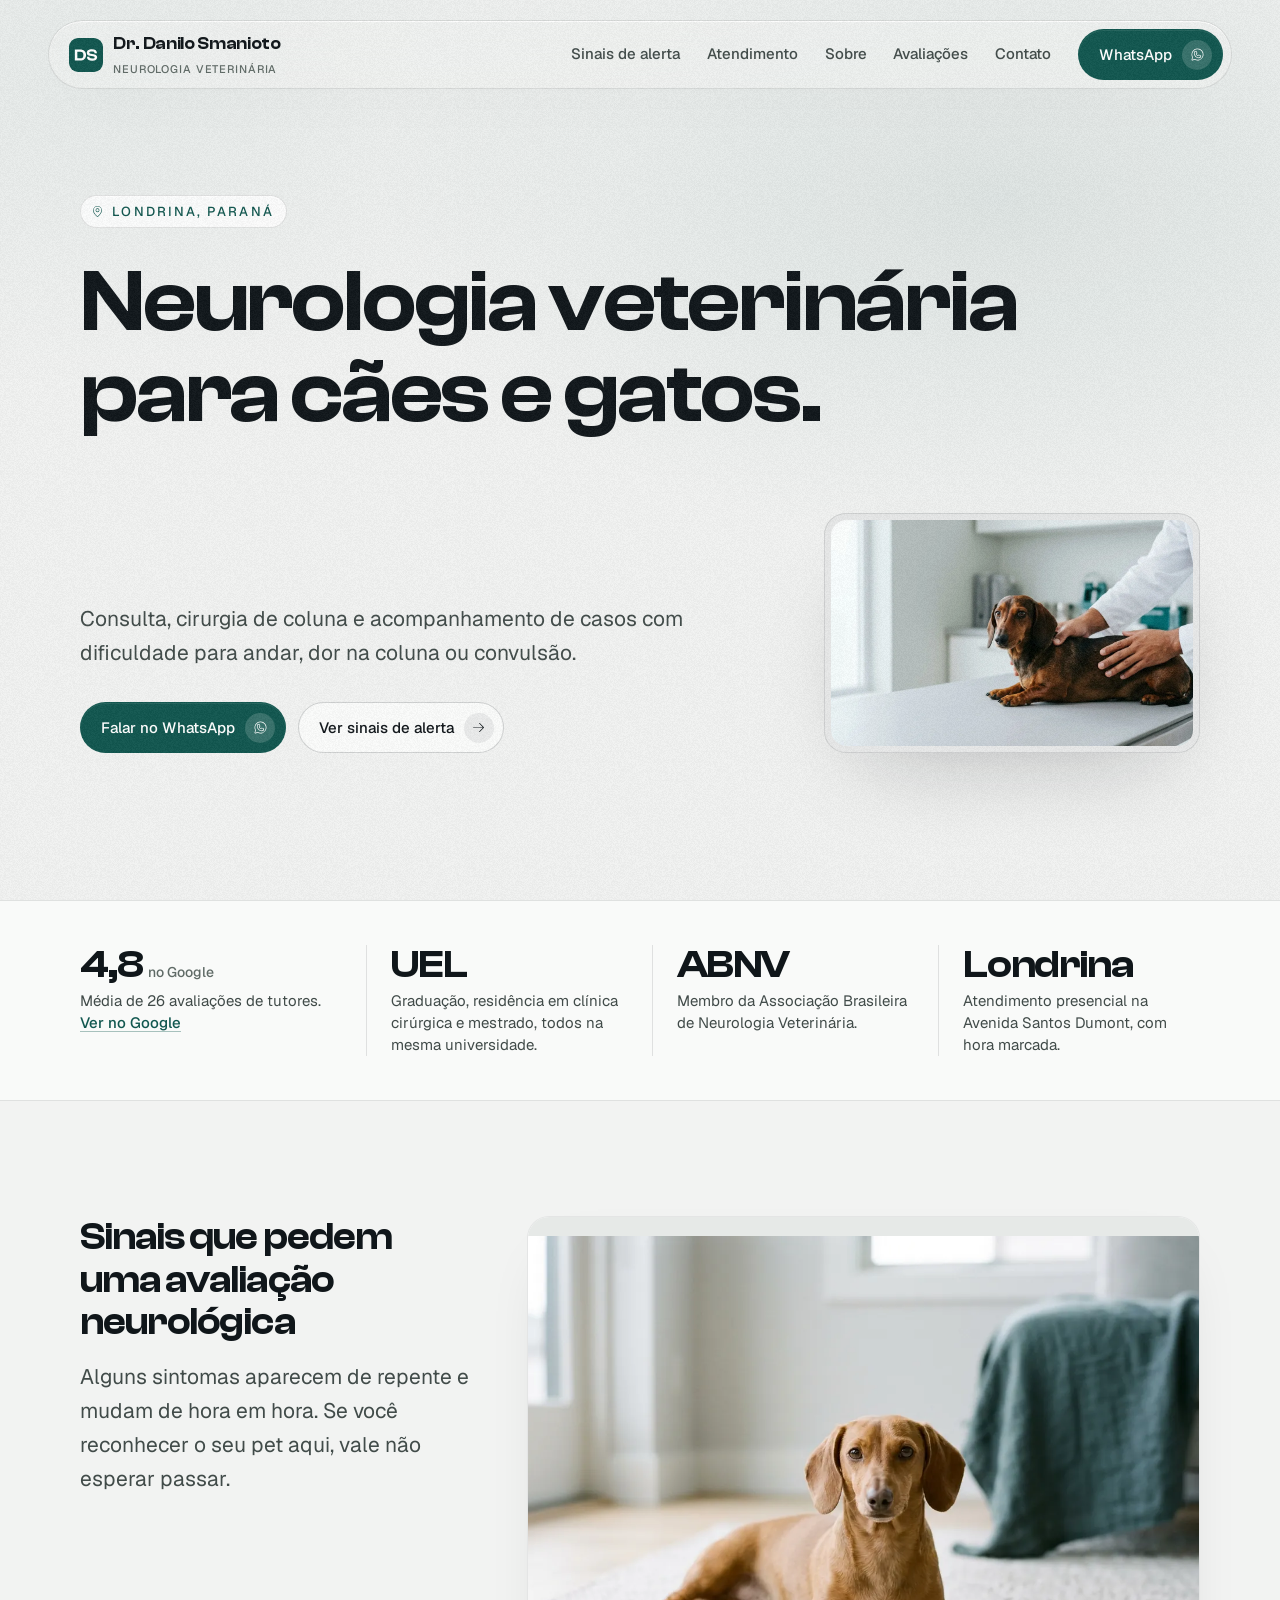
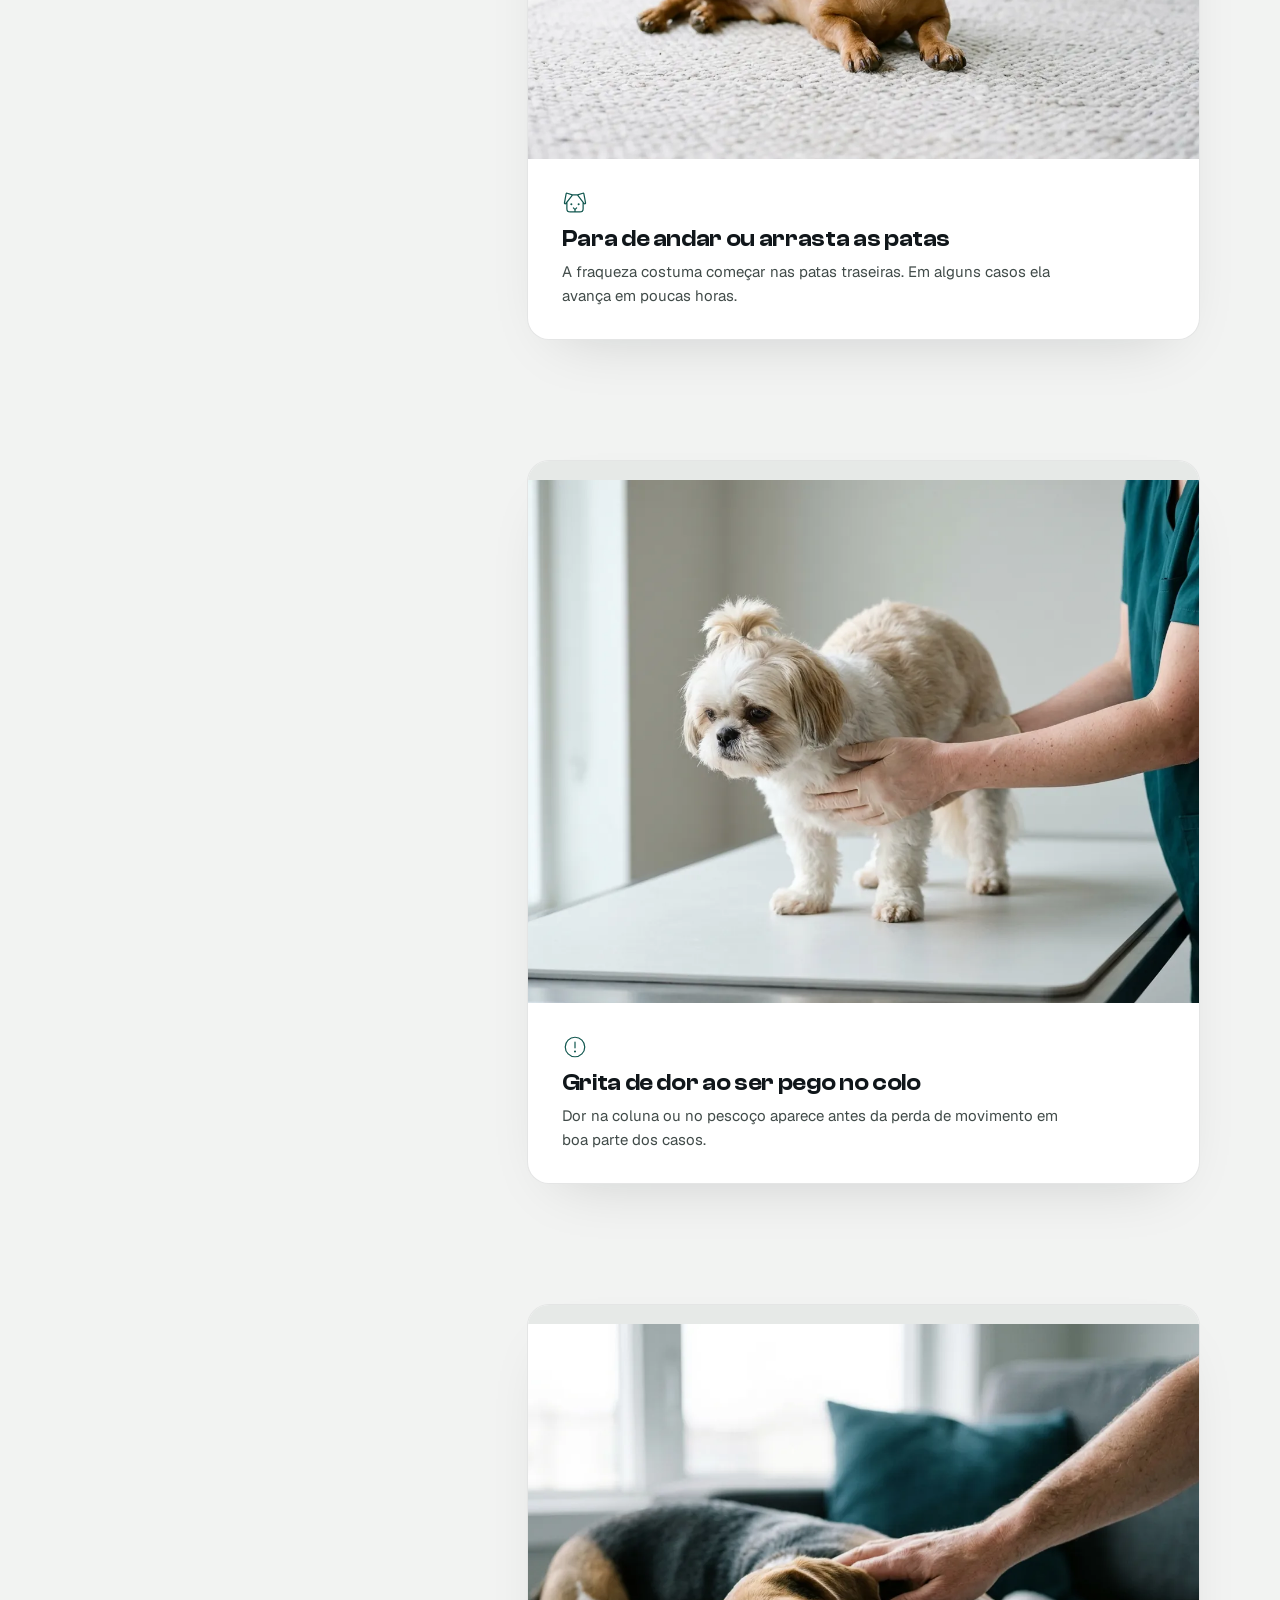
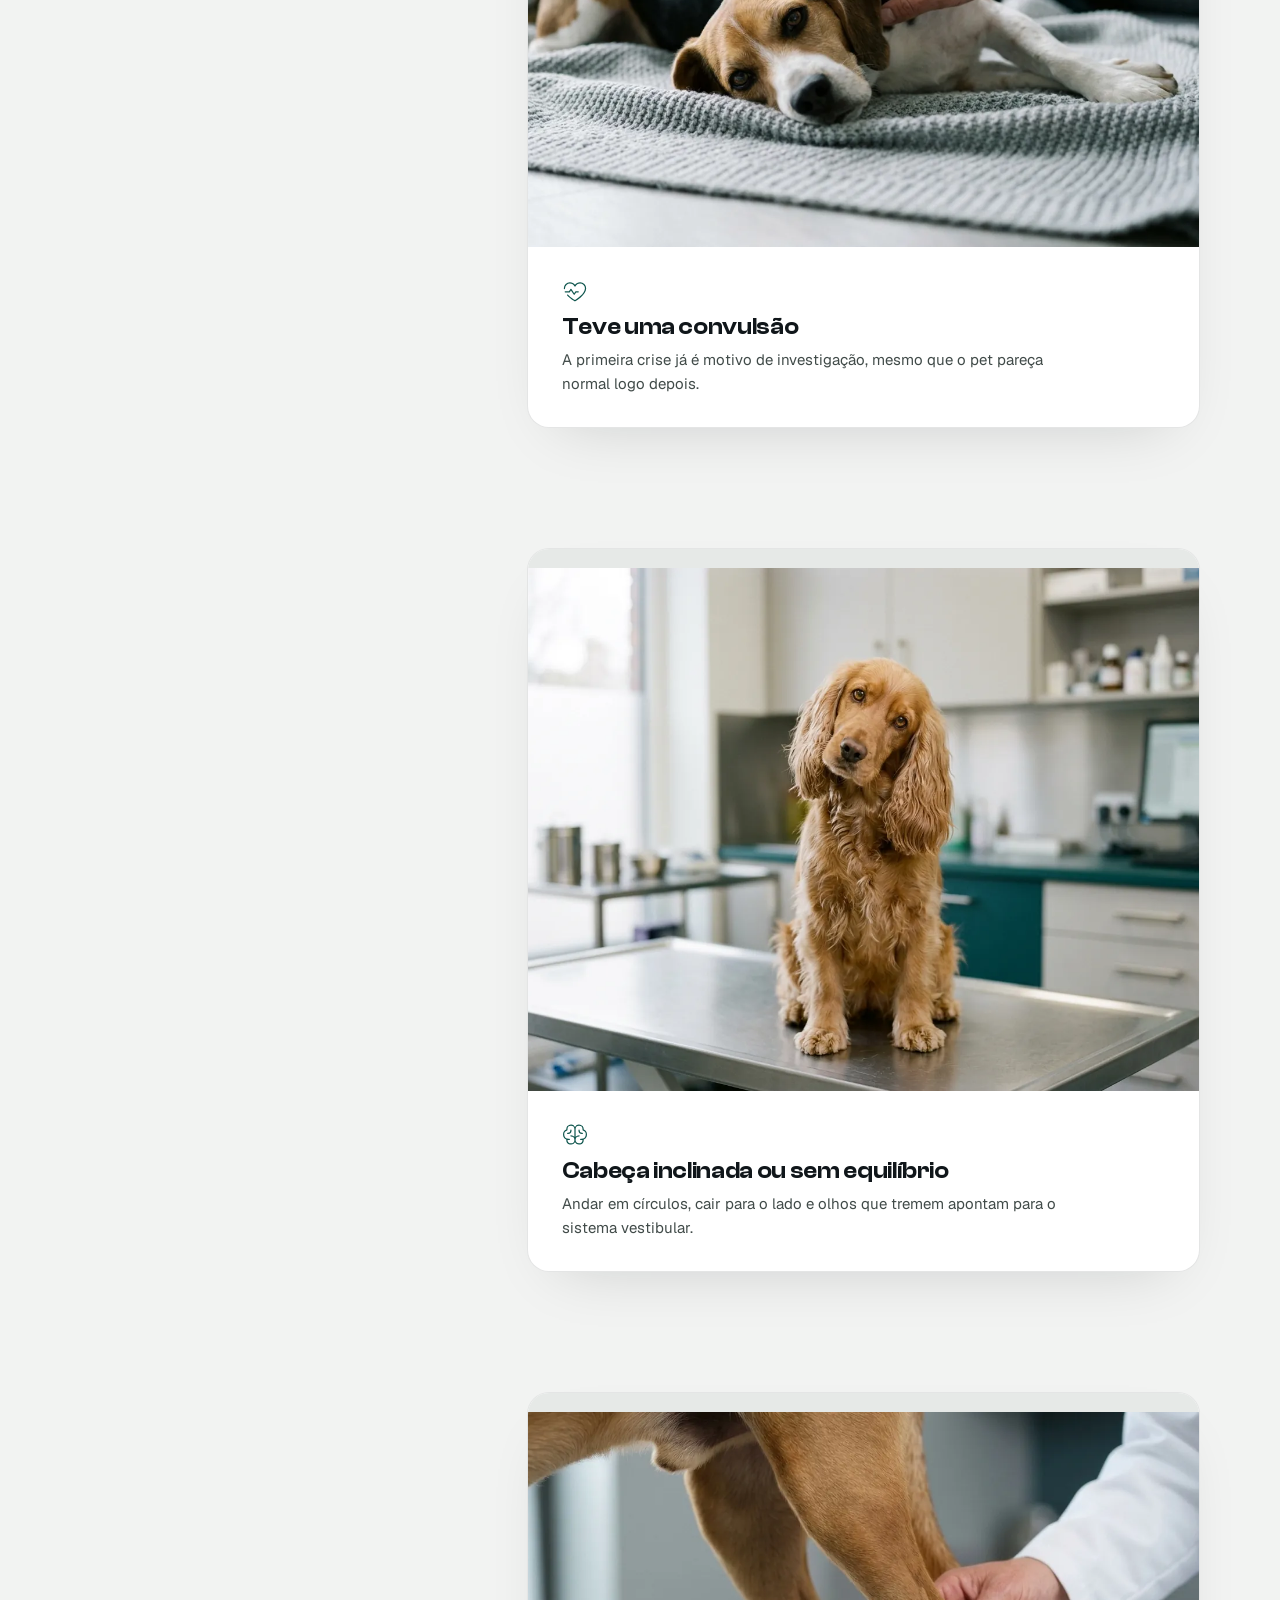
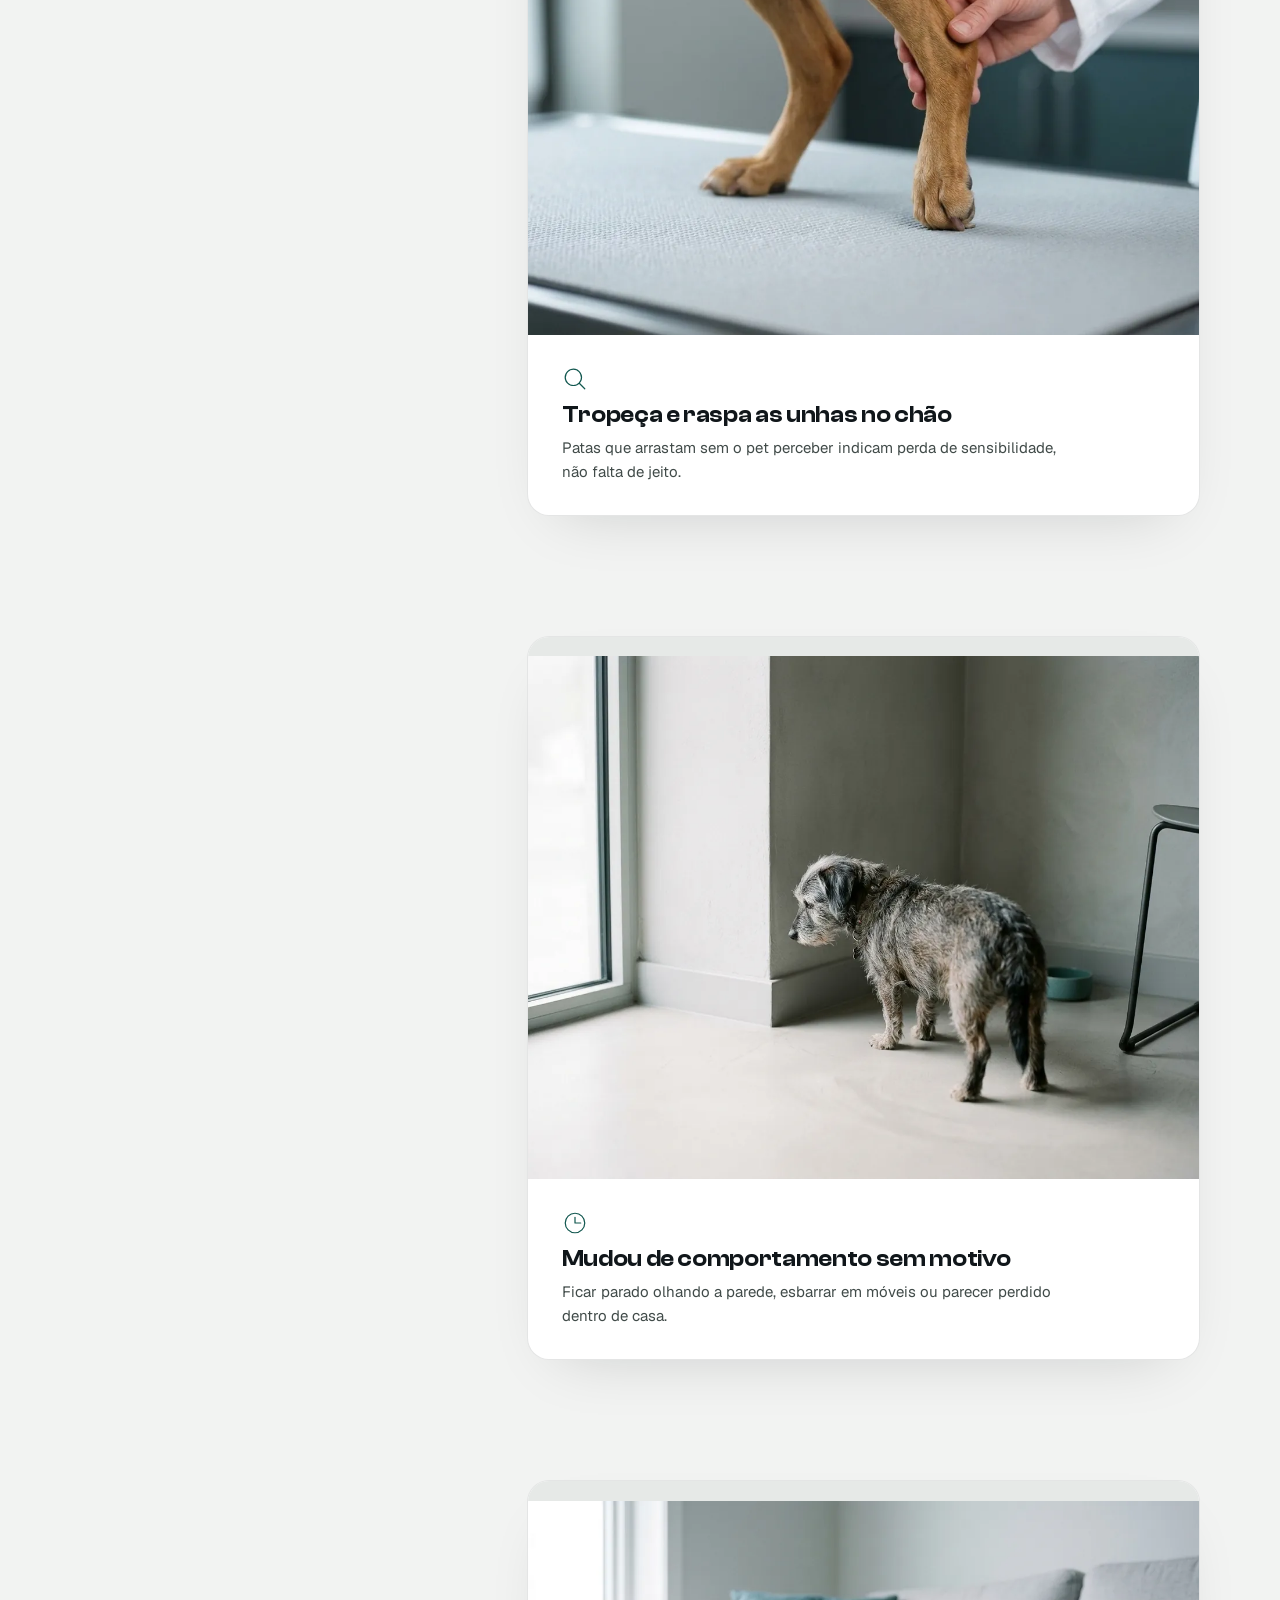
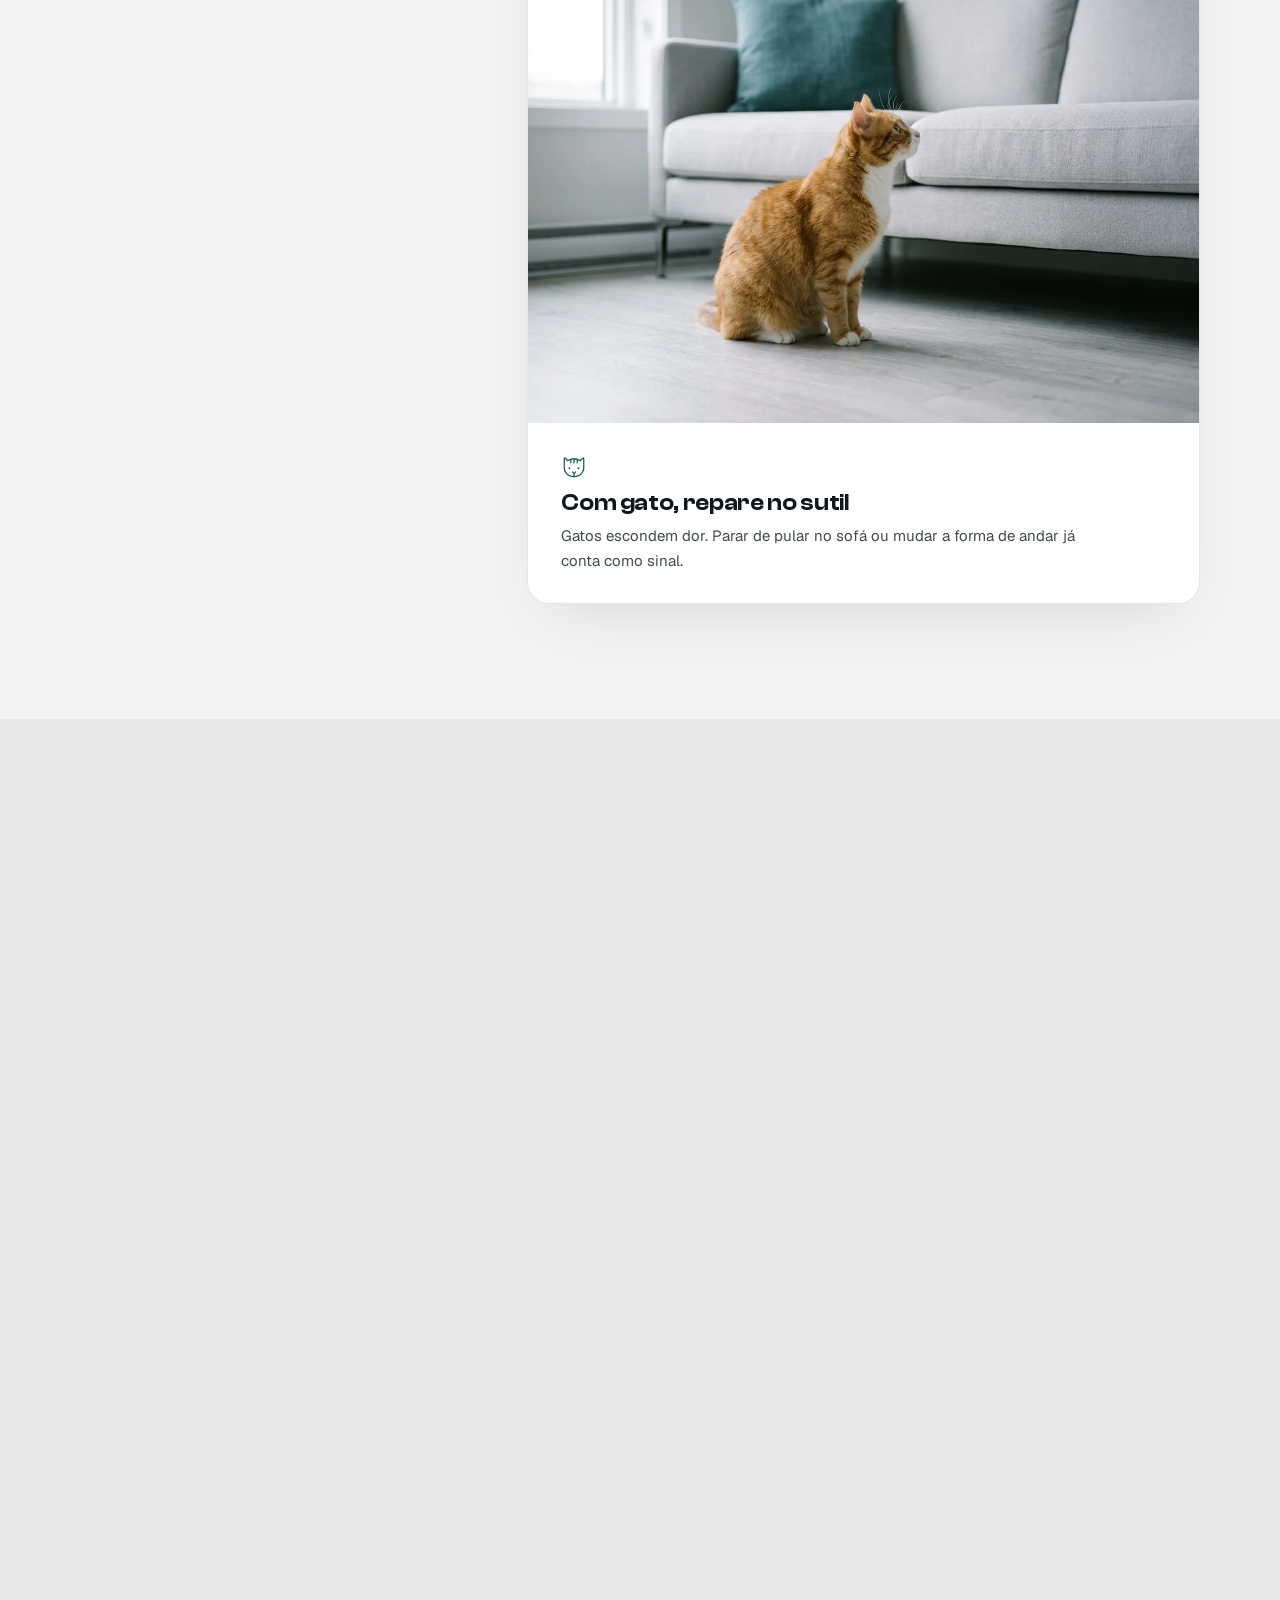
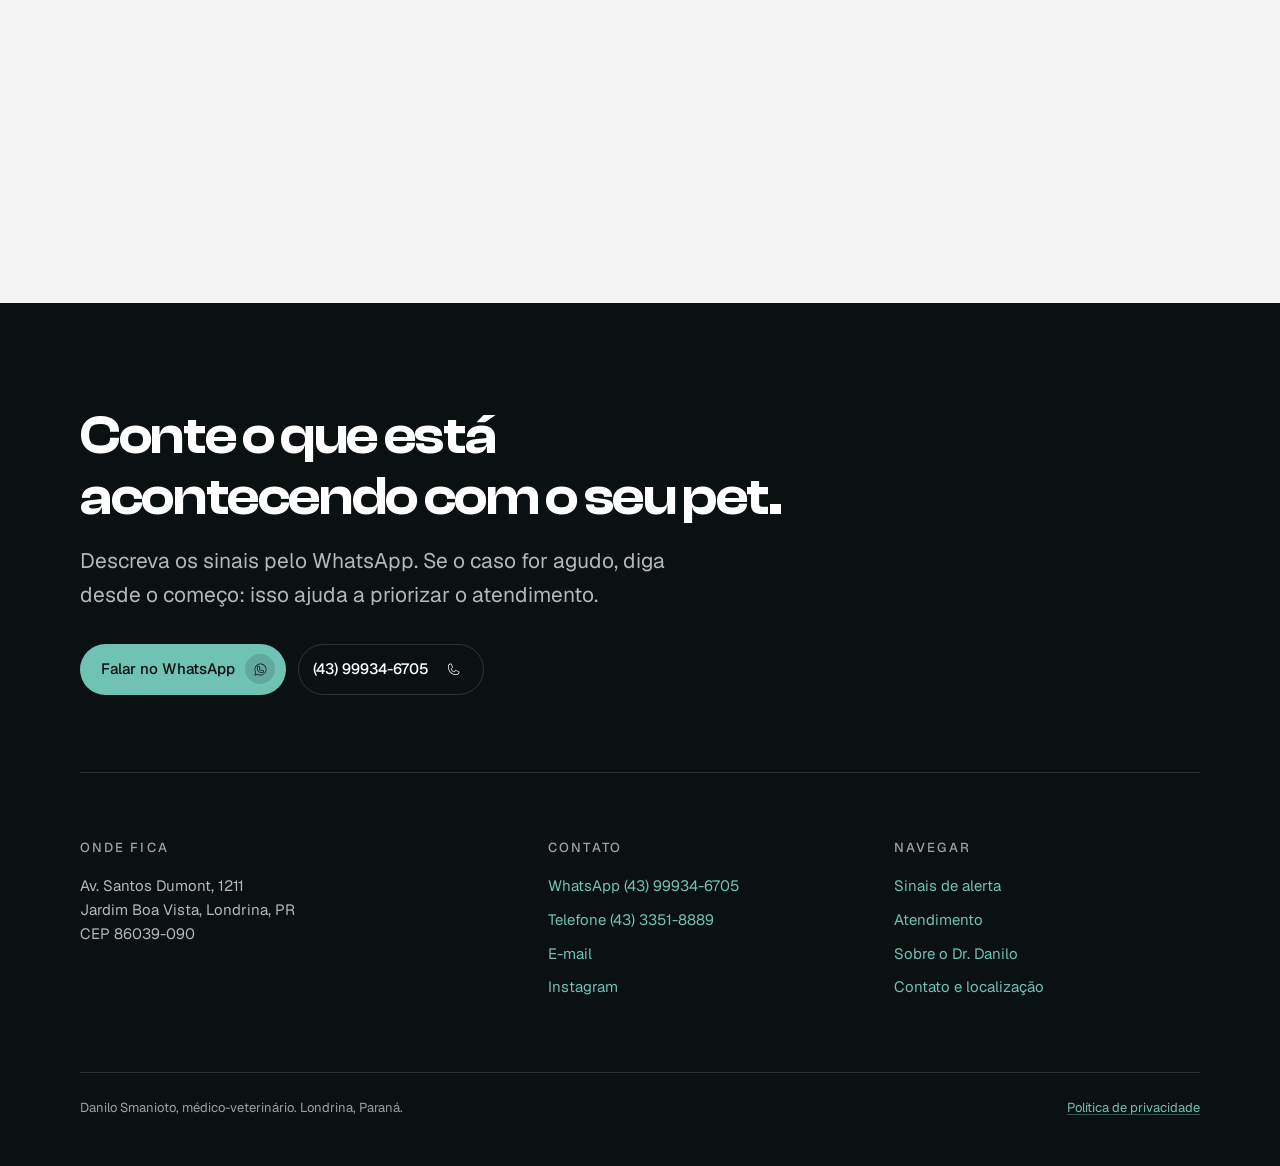
<file: index.html>
<!doctype html>
<html lang="pt-BR">
<head>
  <meta charset="utf-8">
  <meta name="viewport" content="width=device-width, initial-scale=1, viewport-fit=cover">

  <script>document.documentElement.classList.add('js')</script>

  <title>Neurologia veterinária em Londrina | Dr. Danilo Smanioto</title>
  <meta name="description" content="Cão que não anda, convulsão ou dor na coluna? Atendimento em neurologia e neurocirurgia de cães e gatos em Londrina. Fale agora pelo WhatsApp.">
  <link rel="canonical" href="https://danilosmaniotovet.com.br/">
  <meta name="robots" content="index, follow, max-image-preview:large">
  <meta name="theme-color" content="#F2F3F2" media="(prefers-color-scheme: light)">
  <meta name="theme-color" content="#0B1013" media="(prefers-color-scheme: dark)">
  <meta name="author" content="Danilo Smanioto">

  <meta property="og:type" content="website">
  <meta property="og:locale" content="pt_BR">
  <meta property="og:site_name" content="Dr. Danilo Smanioto">
  <meta property="og:title" content="Neurologia veterinária para cães e gatos em Londrina">
  <meta property="og:description" content="Consulta e cirurgia de coluna com o Dr. Danilo Smanioto, mestre em neurologia pela UEL.">
  <meta property="og:url" content="https://danilosmaniotovet.com.br/">
  <meta property="og:image" content="https://danilosmaniotovet.com.br/og-image.jpg">
  <meta property="og:image:width" content="1200">
  <meta property="og:image:height" content="630">
  <meta property="og:image:alt" content="Dr. Danilo Smanioto, neurologia e neurocirurgia veterinária em Londrina.">

  <meta name="twitter:card" content="summary_large_image">
  <meta name="twitter:title" content="Neurologia veterinária para cães e gatos em Londrina">
  <meta name="twitter:description" content="Consulta e cirurgia de coluna com o Dr. Danilo Smanioto, mestre em neurologia pela UEL.">
  <meta name="twitter:image" content="https://danilosmaniotovet.com.br/og-image.jpg">

  <link rel="icon" href="/favicon.ico" sizes="32x32">
  <link rel="icon" href="/favicon.svg" type="image/svg+xml">
  <link rel="apple-touch-icon" href="/apple-touch-icon.png">
  <link rel="manifest" href="/site.webmanifest">

  <link rel="preload" href="/fonts/clash-display-600.woff2" as="font" type="font/woff2" crossorigin>
  <link rel="preload" href="/fonts/geist-var.woff2" as="font" type="font/woff2" crossorigin>

  <link rel="stylesheet" href="/css/site.css">

  <script type="module" src="/js/main.js"></script>

  <script type="application/ld+json">
  {
    "@context": "https://schema.org",
    "@graph": [
      {
        "@type": "WebSite",
        "@id": "https://danilosmaniotovet.com.br/#website",
        "url": "https://danilosmaniotovet.com.br/",
        "name": "Dr. Danilo Smanioto, Neurologia Veterinária",
        "inLanguage": "pt-BR",
        "publisher": { "@id": "https://danilosmaniotovet.com.br/#business" }
      },
      {
        "@type": "Person",
        "@id": "https://danilosmaniotovet.com.br/#danilo",
        "name": "Danilo Smanioto",
        "jobTitle": "Médico-veterinário",
        "image": "https://danilosmaniotovet.com.br/img/danilo-retrato.jpg",
        "url": "https://danilosmaniotovet.com.br/",
        "knowsAbout": [
          "Neurologia veterinária",
          "Neurocirurgia veterinária",
          "Biomecânica da coluna vertebral de cães e gatos"
        ],
        "alumniOf": {
          "@type": "CollegeOrUniversity",
          "name": "Universidade Estadual de Londrina",
          "url": "https://www.uel.br/"
        },
        "memberOf": {
          "@type": "Organization",
          "name": "Associação Brasileira de Neurologia Veterinária"
        },
        "sameAs": ["https://www.instagram.com/danilosmaniotovet/"],
        "worksFor": { "@id": "https://danilosmaniotovet.com.br/#business" }
      },
      {
        "@type": "VeterinaryCare",
        "@id": "https://danilosmaniotovet.com.br/#business",
        "name": "Danilo Smanioto Neurologia Veterinária",
        "url": "https://danilosmaniotovet.com.br/",
        "logo": "https://danilosmaniotovet.com.br/icon-512.png",
        "image": "https://danilosmaniotovet.com.br/og-image.jpg",
        "description": "Atendimento em neurologia e neurocirurgia de cães e gatos em Londrina, Paraná.",
        "telephone": "+55-43-99934-6705",
        "email": "daniloneurosmanioto@gmail.com",
        "priceRange": "$$",
        "currenciesAccepted": "BRL",
        "employee": { "@id": "https://danilosmaniotovet.com.br/#danilo" },
        "address": {
          "@type": "PostalAddress",
          "streetAddress": "Av. Santos Dumont, 1211",
          "addressLocality": "Londrina",
          "addressRegion": "PR",
          "postalCode": "86039-090",
          "addressCountry": "BR"
        },
        "geo": { "@type": "GeoCoordinates", "latitude": -23.322937, "longitude": -51.142563 },
        "areaServed": [
          { "@type": "City", "name": "Londrina" },
          { "@type": "AdministrativeArea", "name": "Norte do Paraná" }
        ],
        "sameAs": ["https://www.instagram.com/danilosmaniotovet/"]
      },
      {
              "@type": "FAQPage",
              "@id": "https://danilosmaniotovet.com.br/#faq",
              "mainEntity": [
                      {
                              "@type": "Question",
                              "name": "Preciso de encaminhamento do meu veterinário?",
                              "acceptedAnswer": {
                                      "@type": "Answer",
                                      "text": "Não. Você pode marcar direto. Se o seu pet já é acompanhado por outro veterinário, leve os exames e o histórico: isso encurta bastante o caminho."
                              }
                      },
                      {
                              "@type": "Question",
                              "name": "Quando devo procurar um neurologista veterinário?",
                              "acceptedAnswer": {
                                      "@type": "Answer",
                                      "text": "Quando aparecem sinais como dificuldade para andar, dor na coluna ou no pescoço, convulsão, perda de equilíbrio, cabeça inclinada ou mudança de comportamento sem causa aparente."
                              }
                      },
                      {
                              "@type": "Question",
                              "name": "Meu pet vai precisar de ressonância?",
                              "acceptedAnswer": {
                                      "@type": "Answer",
                                      "text": "Nem sempre. O exame neurológico vem primeiro e é ele que define se um exame de imagem é necessário e qual deles responde à pergunta do caso."
                              }
                      },
                      {
                              "@type": "Question",
                              "name": "Atende gatos?",
                              "acceptedAnswer": {
                                      "@type": "Answer",
                                      "text": "Sim, cães e gatos. Em gato os sinais costumam ser mais discretos, então vale contar qualquer mudança de rotina que você tenha notado."
                              }
                      },
                      {
                              "@type": "Question",
                              "name": "Quanto custa a consulta?",
                              "acceptedAnswer": {
                                      "@type": "Answer",
                                      "text": "O valor é informado pelo WhatsApp antes de marcar, junto com o que está incluído. Exames e procedimentos são orçados à parte, depois da avaliação."
                              }
                      },
                      {
                              "@type": "Question",
                              "name": "É urgente. Consigo atendimento hoje?",
                              "acceptedAnswer": {
                                      "@type": "Answer",
                                      "text": "Casos agudos têm prioridade na agenda. Mande uma mensagem descrevendo os sinais e a hora em que começaram, para avaliarmos o dia. Se o seu pet estiver em emergência, procure atendimento veterinário imediato."
                              }
                      }
              ]
      }
    ]
  }
  </script>
</head>

<body>
  <a class="skip-link" href="#main">Ir para o conteúdo</a>

  <header class="header" data-header>
    <div class="header__inner">
      <a class="brand" href="/" aria-label="Dr. Danilo Smanioto, página inicial">
        <img class="brand__mark" src="/favicon.svg" width="34" height="34" alt="" aria-hidden="true">
        <span>
          <span class="brand__name">Dr. Danilo<span class="brand__surname"> Smanioto</span></span>
          <span class="brand__role">Neurologia veterinária</span>
        </span>
      </a>

      <nav class="nav" aria-label="Seções do site">
        <a class="nav__link" href="#sinais">Sinais de alerta</a>
        <a class="nav__link" href="#atendimento">Atendimento</a>
        <a class="nav__link" href="#sobre">Sobre</a>
        <a class="nav__link" href="#depoimentos">Avaliações</a>
        <a class="nav__link" href="#contato">Contato</a>
      </nav>

      <button class="burger" type="button" aria-expanded="false" aria-controls="menu" data-burger>
        <span class="visually-hidden">Abrir menu</span>
        <span class="burger__box" aria-hidden="true"><span></span><span></span><span></span></span>
      </button>

      <a class="button button--primary header__cta" href="https://wa.me/5543999346705?text=Ol%C3%A1%2C%20Dr.%20Danilo.%20Vim%20pelo%20site%20e%20gostaria%20de%20marcar%20uma%20avalia%C3%A7%C3%A3o%20para%20o%20meu%20pet." target="_blank" rel="noopener noreferrer">
        WhatsApp
        <span class="button__icon" aria-hidden="true"><svg><use href="/img/icons.svg#i-whatsapp-logo"></use></svg></span>
      </a>
    </div>
  </header>

  <div class="menu" id="menu" data-menu data-open="false">
    <nav aria-label="Menu principal">
      <ul class="menu__list">
        <li><a href="#sinais" data-menu-link>Sinais de alerta</a></li>
        <li><a href="#atendimento" data-menu-link>Atendimento</a></li>
        <li><a href="#sobre" data-menu-link>Sobre</a></li>
        <li><a href="#consulta" data-menu-link>Como é a consulta</a></li>
        <li><a href="#depoimentos" data-menu-link>Avaliações</a></li>
        <li><a href="#contato" data-menu-link>Contato</a></li>
      </ul>
    </nav>
    <div class="menu__footer">
      <a class="button button--primary" href="https://wa.me/5543999346705?text=Ol%C3%A1%2C%20Dr.%20Danilo.%20Vim%20pelo%20site%20e%20gostaria%20de%20marcar%20uma%20avalia%C3%A7%C3%A3o%20para%20o%20meu%20pet." target="_blank" rel="noopener noreferrer">
        Falar no WhatsApp
        <span class="button__icon" aria-hidden="true"><svg><use href="/img/icons.svg#i-whatsapp-logo"></use></svg></span>
      </a>
      <a class="button button--ghost" href="tel:+554333518889">
        (43) 3351-8889
        <span class="button__icon" aria-hidden="true"><svg><use href="/img/icons.svg#i-phone"></use></svg></span>
      </a>
    </div>
  </div>

  <main id="main">

    <section class="hero" data-hero aria-labelledby="hero-title">
      <div class="container">

        <div class="hero__head">
          <p class="hero__eyebrow" data-hero-fade>
            <svg aria-hidden="true"><use href="/img/icons.svg#i-map-pin"></use></svg>
            <span class="label">Londrina, Paraná</span>
          </p>

          <h1 id="hero-title" data-hero-line>
            <span class="line"><span>Neurologia veterinária</span></span>
            <span class="line"><span>para cães e gatos.</span></span>
          </h1>
        </div>

        <div class="hero__bottom">
          <div class="hero__pitch">
            <p class="hero__lead" data-hero-fade>
              Consulta, cirurgia de coluna e acompanhamento de casos com dificuldade para andar,
              dor na coluna ou convulsão.
            </p>

            <div class="button-row" data-hero-fade>
              <a class="button button--primary" data-magnetic href="https://wa.me/5543999346705?text=Ol%C3%A1%2C%20Dr.%20Danilo.%20Vim%20pelo%20site%20e%20gostaria%20de%20marcar%20uma%20avalia%C3%A7%C3%A3o%20para%20o%20meu%20pet." target="_blank" rel="noopener noreferrer">
                Falar no WhatsApp
                <span class="button__icon" aria-hidden="true"><svg><use href="/img/icons.svg#i-whatsapp-logo"></use></svg></span>
              </a>
              <a class="button button--ghost" href="#sinais">
                Ver sinais de alerta
                <span class="button__icon" aria-hidden="true"><svg><use href="/img/icons.svg#i-arrow-right"></use></svg></span>
              </a>
            </div>
          </div>

          <figure class="hero__media shell" data-hero-media>
            <picture>
              <source media="(max-width: 47.99rem)" srcset="/img/hero-mobile-720.webp 720w, /img/hero-mobile.webp 1080w" sizes="92vw" type="image/webp">
              <source media="(max-width: 47.99rem)" srcset="/img/hero-mobile.jpg" type="image/jpeg">
              <source srcset="/img/hero-desktop-1280.webp 1280w, /img/hero-desktop-1920.webp 1920w" sizes="(min-width: 62rem) 34rem, 92vw" type="image/webp">
              <img src="/img/hero-desktop.jpg" width="2400" height="1350"
                   fetchpriority="high" decoding="async"
                   alt="Cão dachshund deitado sobre a mesa de exame, com a mão de um veterinário apoiando o dorso.">
            </picture>
          </figure>
        </div>

      </div>
    </section>

    <section class="proof" aria-labelledby="proof-title">
      <h2 id="proof-title" class="visually-hidden">Formação, avaliações e atendimento</h2>
      <div class="container proof__grid" data-reveal="stagger">

        <div class="proof__item">
          <p class="proof__value">4,8<span>no Google</span></p>
          <p class="proof__label">
            Média de 26 avaliações de tutores.
            <a href="https://www.google.com/maps/search/?api=1&amp;query=Danilo+Smanioto+Neurologia+Veterin%C3%A1ria+Londrina" target="_blank" rel="noopener noreferrer">Ver no Google</a>
          </p>
        </div>

        <div class="proof__item">
          <p class="proof__value">UEL</p>
          <p class="proof__label">Graduação, residência em clínica cirúrgica e mestrado, todos na mesma universidade.</p>
        </div>

        <div class="proof__item">
          <p class="proof__value">ABNV</p>
          <p class="proof__label">Membro da Associação Brasileira de Neurologia Veterinária.</p>
        </div>

        <div class="proof__item">
          <p class="proof__value">Londrina</p>
          <p class="proof__label">Atendimento presencial na Avenida Santos Dumont, com hora marcada.</p>
        </div>

      </div>
    </section>

    <section class="section section--deferred signs" id="sinais" aria-labelledby="sinais-title">
      <div class="container signs__grid">

        <div class="signs__intro">
          <div class="section-head" data-reveal="fade-up">
            <h2 id="sinais-title">Sinais que pedem uma avaliação neurológica</h2>
            <p>Alguns sintomas aparecem de repente e mudam de hora em hora. Se você reconhecer o seu pet aqui, vale não esperar passar.</p>
          </div>
        </div>

        <ol class="signs__stack">

          <li class="signs__card">
            <picture class="signs__media">
              <source srcset="/img/sinal-andar-600.webp 600w, /img/sinal-andar.webp 1200w" sizes="(min-width: 36rem) 22.5rem, 92vw" type="image/webp">
              <img class="signs__image" src="/img/sinal-andar.jpg" width="1200" height="900" loading="lazy" decoding="async"
                   alt="Cão dachshund caramelo apoiado nas patas dianteiras sobre tapete claro, com as patas traseiras sem apoio.">
            </picture>
            <div class="signs__body">
              <svg class="signs__icon" aria-hidden="true"><use href="/img/icons.svg#i-dog"></use></svg>
              <h3>Para de andar ou arrasta as patas</h3>
              <p>A fraqueza costuma começar nas patas traseiras. Em alguns casos ela avança em poucas horas.</p>
            </div>
          </li>

          <li class="signs__card">
            <picture class="signs__media">
              <source srcset="/img/sinal-dor-600.webp 600w, /img/sinal-dor.webp 1200w" sizes="(min-width: 36rem) 22.5rem, 92vw" type="image/webp">
              <img class="signs__image" src="/img/sinal-dor.jpg" width="1200" height="900" loading="lazy" decoding="async"
                   alt="Cão shih tzu branco e caramelo com dorso arqueado e cabeça baixa enquanto mãos se aproximam com cuidado para apoiar o tórax.">
            </picture>
            <div class="signs__body">
              <svg class="signs__icon" aria-hidden="true"><use href="/img/icons.svg#i-warning-circle"></use></svg>
              <h3>Grita de dor ao ser pego no colo</h3>
              <p>Dor na coluna ou no pescoço aparece antes da perda de movimento em boa parte dos casos.</p>
            </div>
          </li>

          <li class="signs__card">
            <picture class="signs__media">
              <source srcset="/img/sinal-convulsao-600.webp 600w, /img/sinal-convulsao.webp 1200w" sizes="(min-width: 36rem) 22.5rem, 92vw" type="image/webp">
              <img class="signs__image" src="/img/sinal-convulsao.jpg" width="1200" height="900" loading="lazy" decoding="async"
                   alt="Cão beagle tricolor deitado de lado em repouso sobre manta cinza-clara, com uma mão apoiada gentilmente no ombro.">
            </picture>
            <div class="signs__body">
              <svg class="signs__icon" aria-hidden="true"><use href="/img/icons.svg#i-heartbeat"></use></svg>
              <h3>Teve uma convulsão</h3>
              <p>A primeira crise já é motivo de investigação, mesmo que o pet pareça normal logo depois.</p>
            </div>
          </li>

          <li class="signs__card">
            <picture class="signs__media">
              <source srcset="/img/sinal-equilibrio-600.webp 600w, /img/sinal-equilibrio.webp 1200w" sizes="(min-width: 36rem) 22.5rem, 92vw" type="image/webp">
              <img class="signs__image" src="/img/sinal-equilibrio.jpg" width="1200" height="900" loading="lazy" decoding="async"
                   alt="Cão cocker spaniel dourado sentado sobre mesa de exame com a cabeça claramente inclinada para o lado.">
            </picture>
            <div class="signs__body">
              <svg class="signs__icon" aria-hidden="true"><use href="/img/icons.svg#i-brain"></use></svg>
              <h3>Cabeça inclinada ou sem equilíbrio</h3>
              <p>Andar em círculos, cair para o lado e olhos que tremem apontam para o sistema vestibular.</p>
            </div>
          </li>

          <li class="signs__card">
            <picture class="signs__media">
              <source srcset="/img/sinal-tropeca-600.webp 600w, /img/sinal-tropeca.webp 1200w" sizes="(min-width: 36rem) 22.5rem, 92vw" type="image/webp">
              <img class="signs__image" src="/img/sinal-tropeca.jpg" width="1200" height="900" loading="lazy" decoding="async"
                   alt="Detalhe das patas traseiras de um cão caramelo sobre tapete de exame com a mão de um veterinário apoiando o membro durante teste de propriocepção.">
            </picture>
            <div class="signs__body">
              <svg class="signs__icon" aria-hidden="true"><use href="/img/icons.svg#i-magnifying-glass"></use></svg>
              <h3>Tropeça e raspa as unhas no chão</h3>
              <p>Patas que arrastam sem o pet perceber indicam perda de sensibilidade, não falta de jeito.</p>
            </div>
          </li>

          <li class="signs__card">
            <picture class="signs__media">
              <source srcset="/img/sinal-comportamento-600.webp 600w, /img/sinal-comportamento.webp 1200w" sizes="(min-width: 36rem) 22.5rem, 92vw" type="image/webp">
              <img class="signs__image" src="/img/sinal-comportamento.jpg" width="1200" height="900" loading="lazy" decoding="async"
                   alt="Cão idoso sem raça definida parado diante de um canto de parede cinza-claro, com expressão desorientada.">
            </picture>
            <div class="signs__body">
              <svg class="signs__icon" aria-hidden="true"><use href="/img/icons.svg#i-clock"></use></svg>
              <h3>Mudou de comportamento sem motivo</h3>
              <p>Ficar parado olhando a parede, esbarrar em móveis ou parecer perdido dentro de casa.</p>
            </div>
          </li>

          <li class="signs__card signs__card--last">
            <picture class="signs__media">
              <source srcset="/img/sinal-gato-600.webp 600w, /img/sinal-gato.webp 1200w" sizes="(min-width: 36rem) 22.5rem, 92vw" type="image/webp">
              <img class="signs__image" src="/img/sinal-gato.jpg" width="1200" height="900" loading="lazy" decoding="async"
                   alt="Gato laranja e branco sentado no chão em frente a um sofá cinza, olhando para cima como quem hesita em pular.">
            </picture>
            <div class="signs__body">
              <svg class="signs__icon" aria-hidden="true"><use href="/img/icons.svg#i-cat"></use></svg>
              <h3>Com gato, repare no sutil</h3>
              <p>Gatos escondem dor. Parar de pular no sofá ou mudar a forma de andar já conta como sinal.</p>
            </div>
          </li>

        </ol>
      </div>
    </section>

    <section class="section section--tinted section--deferred" id="atendimento" aria-labelledby="atendimento-title">
      <div class="container">
        <div class="section-head" data-reveal="fade-up">
          <h2 id="atendimento-title">O que é feito no atendimento</h2>
          <p>Tudo começa pelo exame neurológico. É ele que localiza a lesão e define o que vem depois.</p>
        </div>

        <div class="bento" data-reveal="stagger">

          <article class="card" data-card="spotlight">
            <picture>
              <source srcset="/img/atend-consulta-800.webp 800w, /img/atend-consulta.webp 1600w" sizes="(min-width: 68rem) 22rem, (min-width: 40rem) 46vw, 92vw" type="image/webp">
              <img class="card__image" src="/img/atend-consulta.jpg" width="1600" height="1200" loading="lazy" decoding="async"
                   alt="Mão de veterinário testando o reflexo da pata traseira de um cão de pequeno porte.">
            </picture>
            <div class="card__body">
              <h3>Consulta neurológica</h3>
              <p>Postura, marcha, reflexos e sensibilidade. O exame localiza a lesão antes de qualquer imagem.</p>
            </div>
          </article>

          <article class="card" data-card="spotlight">
            <picture>
              <source srcset="/img/atend-cirurgia-900.webp 800w, /img/atend-cirurgia.webp 1600w" sizes="(min-width: 68rem) 22rem, (min-width: 40rem) 46vw, 92vw" type="image/webp">
              <img class="card__image" src="/img/atend-cirurgia.jpg" width="1800" height="1200" loading="lazy" decoding="async"
                   alt="Microscópio cirúrgico e instrumental alinhado sobre campo estéril em sala de cirurgia.">
            </picture>
            <div class="card__body">
              <h3>Cirurgia de coluna</h3>
              <p>Compressões da medula, como a hérnia de disco, podem ter indicação cirúrgica.</p>
            </div>
          </article>

          <article class="card" data-card="spotlight">
            <picture>
              <source srcset="/img/atend-convulsao-800.webp 800w, /img/atend-convulsao.webp 1600w" sizes="(min-width: 68rem) 22rem, (min-width: 40rem) 46vw, 92vw" type="image/webp">
              <img class="card__image" src="/img/atend-convulsao.jpg" width="1600" height="1200" loading="lazy" decoding="async"
                   alt="Cão dachshund deitado sobre um tapete claro, em casa, com as patas estendidas.">
            </picture>
            <div class="card__body">
              <h3>Crises convulsivas</h3>
              <p>Investigação da causa e acompanhamento do tratamento, com ajuste conforme a resposta.</p>
            </div>
          </article>

          <article class="card" data-card="spotlight">
            <picture>
              <source srcset="/img/atend-reabilitacao-800.webp 800w, /img/atend-reabilitacao.webp 1600w" sizes="(min-width: 68rem) 22rem, (min-width: 40rem) 46vw, 92vw" type="image/webp">
              <img class="card__image" src="/img/atend-reabilitacao.jpg" width="1600" height="1200" loading="lazy" decoding="async"
                   alt="Cão de pequeno porte apoiado em tapete antiderrapante, com a mão de um veterinário sustentando o quadril.">
            </picture>
            <div class="card__body">
              <h3>Recuperação e retorno</h3>
              <p>O pós-operatório tem rotina própria: repouso, manejo da dor e volta gradual ao movimento.</p>
            </div>
          </article>

          <article class="card" data-card="spotlight">
            <picture>
              <source srcset="/img/atend-encaminhados-800.webp 800w, /img/atend-encaminhados.webp 1600w" sizes="(min-width: 68rem) 22rem, (min-width: 40rem) 46vw, 92vw" type="image/webp">
              <img class="card__image" src="/img/atend-encaminhados.jpg" width="1600" height="1200" loading="lazy" decoding="async"
                   alt="Gato sem raça definida sentado sobre a mesa de exame, atento, com a mão de um veterinário ao lado.">
            </picture>
            <div class="card__body">
              <h3>Casos encaminhados</h3>
              <p>Atendimento de pacientes enviados por clínicos gerais, com devolutiva ao veterinário.</p>
            </div>
          </article>

        </div>
      </div>
    </section>

    <section class="section section--deferred about" id="sobre" aria-labelledby="sobre-title">
      <div class="container about__grid">

        <figure class="about__media shell" data-reveal="fade-up">
          <picture>
            <source srcset="/img/danilo-sobre.webp" type="image/webp">
            <img src="/img/danilo-sobre.jpg" width="880" height="1100" loading="lazy" decoding="async"
                 alt="Dr. Danilo Smanioto, médico-veterinário, de jaleco branco e estetoscópio.">
          </picture>
        </figure>

        <div class="about__text" data-reveal="fade-up">
          <h2 id="sobre-title">Quem vai atender o seu pet</h2>

          <p>Sou o Danilo. Me formei em Medicina Veterinária na Universidade Estadual de Londrina e fiquei na mesma casa para a residência em Clínica Cirúrgica de Animais de Companhia.</p>

          <p>Depois vim para o mestrado em Ciência Animal, com ênfase em neurologia e biomecânica da coluna vertebral de cães e gatos. É nisso que trabalho desde então: coluna e sistema nervoso, clínica e cirurgia.</p>

          <p>Também sou membro da Associação Brasileira de Neurologia Veterinária, que é onde a área se atualiza no Brasil.</p>

          <ul class="credential__list">
            <li>
              <svg aria-hidden="true"><use href="/img/icons.svg#i-graduation-cap"></use></svg>
              <span><b>Mestre em Ciência Animal</b> pela UEL, com ênfase em neurologia e biomecânica da coluna vertebral.</span>
            </li>
            <li>
              <svg aria-hidden="true"><use href="/img/icons.svg#i-first-aid-kit"></use></svg>
              <span><b>Residência</b> em Clínica Cirúrgica de Animais de Companhia.</span>
            </li>
            <li>
              <svg aria-hidden="true"><use href="/img/icons.svg#i-seal-check"></use></svg>
              <span><b>Membro da ABNV</b>, Associação Brasileira de Neurologia Veterinária.</span>
            </li>
          </ul>
        </div>

      </div>
    </section>

    <section class="section section--tinted section--deferred" id="consulta" aria-labelledby="consulta-title">
      <div class="container">
        <div class="section-head" data-reveal="fade-up">
          <h2 id="consulta-title">Como é a consulta</h2>
          <p>Quatro momentos, sempre na mesma ordem. Saber o que vem a seguir tira boa parte do medo.</p>
        </div>

        <div class="steps__wrap">
          <span class="steps__rule" aria-hidden="true" data-reveal="rule"></span>

          <ol class="steps">
          <li class="steps__item" data-reveal="fade-up">
            <h3>Conversa sobre o histórico</h3>
            <p>Quando começou, como mudou de um dia para o outro, o que saiu da rotina. Esse relato é o que direciona o exame.</p>
          </li>

          <li class="steps__item" data-reveal="fade-up">
            <h3>Exame neurológico</h3>
            <p>Postura, marcha, reflexos e sensibilidade, parte por parte. O objetivo é descobrir onde está a lesão.</p>
          </li>

          <li class="steps__item" data-reveal="fade-up">
            <h3>Definição do que investigar</h3>
            <p>Com a lesão localizada, entra a indicação de exame de imagem ou laboratorial, quando ele muda a conduta.</p>
          </li>

          <li class="steps__item" data-reveal="fade-up">
            <h3>Plano de conduta</h3>
            <p>Tratamento clínico, indicação cirúrgica ou acompanhamento. Explicado em palavras que você vai levar para casa.</p>
          </li>
          </ol>
        </div>
      </div>
    </section>

    <section class="section section--deferred" id="depoimentos" aria-labelledby="depoimentos-title">
      <div class="container">
        <div class="section-head" data-reveal="fade-up">
          <h2 id="depoimentos-title">O que os tutores escreveram</h2>
          <p>
            Avaliações publicadas no Perfil de Empresa do Google, reproduzidas aqui sem alterar o sentido.
            <a href="https://www.google.com/maps/search/?api=1&amp;query=Danilo+Smanioto+Neurologia+Veterin%C3%A1ria+Londrina" target="_blank" rel="noopener noreferrer">Ver todas no Google</a>
          </p>
        </div>

        <ul class="quotes" data-reveal="stagger" tabindex="0" aria-label="Avaliações de tutores">

          <li class="quotes__item">
            <p class="quotes__stars" role="img" aria-label="5 de 5 estrelas">
              <svg aria-hidden="true"><use href="/img/icons.svg#i-star-fill"></use></svg>
              <svg aria-hidden="true"><use href="/img/icons.svg#i-star-fill"></use></svg>
              <svg aria-hidden="true"><use href="/img/icons.svg#i-star-fill"></use></svg>
              <svg aria-hidden="true"><use href="/img/icons.svg#i-star-fill"></use></svg>
              <svg aria-hidden="true"><use href="/img/icons.svg#i-star-fill"></use></svg>
            </p>
            <blockquote>“Doutor Danilo é um profissional excepcional. Muito dedicado, atencioso, didático e competente.”</blockquote>
            <p class="quotes__who">Nathalia Marcolin<span>Tutora da Dory, dachshund · avaliação no Google</span></p>
          </li>

          <li class="quotes__item">
            <p class="quotes__stars" role="img" aria-label="5 de 5 estrelas">
              <svg aria-hidden="true"><use href="/img/icons.svg#i-star-fill"></use></svg>
              <svg aria-hidden="true"><use href="/img/icons.svg#i-star-fill"></use></svg>
              <svg aria-hidden="true"><use href="/img/icons.svg#i-star-fill"></use></svg>
              <svg aria-hidden="true"><use href="/img/icons.svg#i-star-fill"></use></svg>
              <svg aria-hidden="true"><use href="/img/icons.svg#i-star-fill"></use></svg>
            </p>
            <blockquote>“Dr. Danilo assumiu o atendimento e foi muito atencioso, explicando detalhadamente o que poderia ser e o porquê dos exames.”</blockquote>
            <p class="quotes__who">Ana Paula Martinho Mrtvi<span>Tutora do Sírius Black, lhasa apso · avaliação no Google</span></p>
          </li>

          <li class="quotes__item">
            <p class="quotes__stars" role="img" aria-label="5 de 5 estrelas">
              <svg aria-hidden="true"><use href="/img/icons.svg#i-star-fill"></use></svg>
              <svg aria-hidden="true"><use href="/img/icons.svg#i-star-fill"></use></svg>
              <svg aria-hidden="true"><use href="/img/icons.svg#i-star-fill"></use></svg>
              <svg aria-hidden="true"><use href="/img/icons.svg#i-star-fill"></use></svg>
              <svg aria-hidden="true"><use href="/img/icons.svg#i-star-fill"></use></svg>
            </p>
            <blockquote>“É difícil encontrar palavras para agradecer ao Dr. Danilo. Nosso amado Bento sofreu um grave acidente e chegamos vivendo o momento mais difícil das nossas vidas.”</blockquote>
            <p class="quotes__who">Cristiane Lima<span>Tutora do Bento · avaliação no Google</span></p>
          </li>

        </ul>
      </div>
    </section>

    <section class="section section--tinted section--deferred" id="faq" aria-labelledby="faq-title">
      <div class="container faq">
        <div class="section-head" data-reveal="fade-up">
          <h2 id="faq-title">Perguntas que chegam antes da consulta</h2>
        </div>

        <div class="faq__list" data-reveal="stagger">

          <details class="faq__item">
            <summary>
              Preciso de encaminhamento do meu veterinário?
              <svg aria-hidden="true"><use href="/img/icons.svg#i-caret-down"></use></svg>
            </summary>
            <div class="faq__answer"><p>Não. Você pode marcar direto. Se o seu pet já é acompanhado por outro veterinário, leve os exames e o histórico: isso encurta bastante o caminho.</p></div>
          </details>

          <details class="faq__item">
            <summary>
              Quando devo procurar um neurologista veterinário?
              <svg aria-hidden="true"><use href="/img/icons.svg#i-caret-down"></use></svg>
            </summary>
            <div class="faq__answer"><p>Quando aparecem sinais como dificuldade para andar, dor na coluna ou no pescoço, convulsão, perda de equilíbrio, cabeça inclinada ou mudança de comportamento sem causa aparente.</p></div>
          </details>

          <details class="faq__item">
            <summary>
              Meu pet vai precisar de ressonância?
              <svg aria-hidden="true"><use href="/img/icons.svg#i-caret-down"></use></svg>
            </summary>
            <div class="faq__answer"><p>Nem sempre. O exame neurológico vem primeiro e é ele que define se um exame de imagem é necessário e qual deles responde à pergunta do caso.</p></div>
          </details>

          <details class="faq__item">
            <summary>
              Atende gatos?
              <svg aria-hidden="true"><use href="/img/icons.svg#i-caret-down"></use></svg>
            </summary>
            <div class="faq__answer"><p>Sim, cães e gatos. Em gato os sinais costumam ser mais discretos, então vale contar qualquer mudança de rotina que você tenha notado.</p></div>
          </details>

          <details class="faq__item">
            <summary>
              Quanto custa a consulta?
              <svg aria-hidden="true"><use href="/img/icons.svg#i-caret-down"></use></svg>
            </summary>
            <div class="faq__answer"><p>O valor é informado pelo WhatsApp antes de marcar, junto com o que está incluído. Exames e procedimentos são orçados à parte, depois da avaliação.</p></div>
          </details>

          <details class="faq__item">
            <summary>
              É urgente. Consigo atendimento hoje?
              <svg aria-hidden="true"><use href="/img/icons.svg#i-caret-down"></use></svg>
            </summary>
            <div class="faq__answer"><p>Casos agudos têm prioridade na agenda. Mande uma mensagem descrevendo os sinais e a hora em que começaram, para avaliarmos o dia. Se o seu pet estiver em emergência, procure atendimento veterinário imediato.</p></div>
          </details>

        </div>
      </div>
    </section>

    <section class="section section--deferred" id="contato" aria-labelledby="contato-title">
      <div class="container">
        <div class="section-head" data-reveal="fade-up">
          <h2 id="contato-title">Onde fica e como falar</h2>
          <p>Atendimento com hora marcada, na Avenida Santos Dumont, zona leste de Londrina.</p>
        </div>

        <div class="contact-grid" data-reveal="stagger">

          <div class="contact__info">
            <ul class="contact__list">
              <li>
                <svg aria-hidden="true"><use href="/img/icons.svg#i-map-pin"></use></svg>
                <span>
                  <b>Av. Santos Dumont, 1211</b>
                  Jardim Boa Vista, Londrina, PR<br>CEP 86039-090
                </span>
              </li>
              <li>
                <svg aria-hidden="true"><use href="/img/icons.svg#i-whatsapp-logo"></use></svg>
                <span>
                  <b>WhatsApp</b>
                  <a href="https://wa.me/5543999346705?text=Ol%C3%A1%2C%20Dr.%20Danilo.%20Vim%20pelo%20site%20e%20gostaria%20de%20marcar%20uma%20avalia%C3%A7%C3%A3o%20para%20o%20meu%20pet." target="_blank" rel="noopener noreferrer">(43) 99934-6705</a>
                </span>
              </li>
              <li>
                <svg aria-hidden="true"><use href="/img/icons.svg#i-phone"></use></svg>
                <span>
                  <b>Telefone</b>
                  <a href="tel:+554333518889">(43) 3351-8889</a>
                </span>
              </li>
              <li>
                <svg aria-hidden="true"><use href="/img/icons.svg#i-envelope"></use></svg>
                <span>
                  <b>E-mail</b>
                  <a href="#contato" data-email-link="full">escreva pelo WhatsApp ou e-mail</a>
                </span>
              </li>
              <li>
                <svg aria-hidden="true"><use href="/img/icons.svg#i-instagram-logo"></use></svg>
                <span>
                  <b>Instagram</b>
                  <a href="https://www.instagram.com/danilosmaniotovet/" target="_blank" rel="noopener noreferrer">@danilosmaniotovet</a>
                </span>
              </li>
            </ul>

            <div class="button-row contact__actions">
              <a class="button button--primary" href="https://wa.me/5543999346705?text=Ol%C3%A1%2C%20Dr.%20Danilo.%20Vim%20pelo%20site%20e%20gostaria%20de%20marcar%20uma%20avalia%C3%A7%C3%A3o%20para%20o%20meu%20pet." target="_blank" rel="noopener noreferrer">
                Falar no WhatsApp
                <span class="button__icon" aria-hidden="true"><svg><use href="/img/icons.svg#i-whatsapp-logo"></use></svg></span>
              </a>
              <a class="button button--ghost" href="https://www.google.com/maps/search/?api=1&amp;query=Av.+Santos+Dumont%2C+1211%2C+Londrina%2C+PR%2C+86039-090" target="_blank" rel="noopener noreferrer">
                Como chegar
                <span class="button__icon" aria-hidden="true"><svg><use href="/img/icons.svg#i-arrow-up-right"></use></svg></span>
              </a>
            </div>
          </div>

          <div class="contact__visuals">
            <figure class="contact__map shell">
              <a class="contact__mapLink" href="https://www.google.com/maps/search/?api=1&amp;query=Av.+Santos+Dumont%2C+1211%2C+Londrina%2C+PR%2C+86039-090" target="_blank" rel="noopener noreferrer">
                <picture>
                  <source srcset="/img/mapa-londrina.webp" type="image/webp">
                  <img src="/img/mapa-londrina.jpg" width="1200" height="800" loading="lazy" decoding="async"
                       alt="Mapa com a localização do consultório na Avenida Santos Dumont, em Londrina.">
                </picture>
                <span class="contact__mapBadge">
                  Abrir no Google Maps
                  <svg aria-hidden="true"><use href="/img/icons.svg#i-arrow-up-right"></use></svg>
                </span>
              </a>
              <figcaption>Mapa: dados do OpenStreetMap, sob licença ODbL.</figcaption>
            </figure>

            <figure class="contact__room shell">
              <picture>
                <source srcset="/img/consultorio-900.webp 900w, /img/consultorio.webp 1800w" sizes="(min-width: 58rem) 36rem, 92vw" type="image/webp">
                <img src="/img/consultorio.jpg" width="1800" height="1200" loading="lazy" decoding="async"
                     alt="Sala de consulta veterinária com mesa de exame clara e luz de janela.">
              </picture>
            </figure>
          </div>

        </div>
      </div>
    </section>

  </main>

  <footer class="footer">
    <div class="container">

      <div class="footer__cta" data-reveal="fade-up">
        <h2>Conte o que está acontecendo com o seu pet.</h2>
        <p>Descreva os sinais pelo WhatsApp. Se o caso for agudo, diga desde o começo: isso ajuda a priorizar o atendimento.</p>
        <div class="button-row">
          <a class="button button--onDark" data-magnetic href="https://wa.me/5543999346705?text=Ol%C3%A1%2C%20Dr.%20Danilo.%20Vim%20pelo%20site.%20Meu%20pet%20est%C3%A1%20com%20dificuldade%20para%20andar%20e%20preciso%20de%20uma%20avalia%C3%A7%C3%A3o." target="_blank" rel="noopener noreferrer">
            Falar no WhatsApp
            <span class="button__icon" aria-hidden="true"><svg><use href="/img/icons.svg#i-whatsapp-logo"></use></svg></span>
          </a>
          <a class="button button--quiet" href="tel:+554399346705">
            (43) 99934-6705
            <span class="button__icon" aria-hidden="true"><svg><use href="/img/icons.svg#i-phone"></use></svg></span>
          </a>
        </div>
      </div>

      <div class="footer-grid">
        <div>
          <p class="footer__title">Onde fica</p>
          <p class="footer__list">
            Av. Santos Dumont, 1211<br>
            Jardim Boa Vista, Londrina, PR<br>
            CEP 86039-090
          </p>
        </div>

        <div>
          <p class="footer__title">Contato</p>
          <ul class="footer__list">
            <li><a href="https://wa.me/5543999346705" target="_blank" rel="noopener noreferrer">WhatsApp (43) 99934-6705</a></li>
            <li><a href="tel:+554333518889">Telefone (43) 3351-8889</a></li>
            <li><a href="#contato" data-email-link>E-mail</a></li>
            <li><a href="https://www.instagram.com/danilosmaniotovet/" target="_blank" rel="noopener noreferrer">Instagram</a></li>
          </ul>
        </div>

        <div>
          <p class="footer__title">Navegar</p>
          <ul class="footer__list">
            <li><a href="#sinais">Sinais de alerta</a></li>
            <li><a href="#atendimento">Atendimento</a></li>
            <li><a href="#sobre">Sobre o Dr. Danilo</a></li>
            <li><a href="#contato">Contato e localização</a></li>
          </ul>
        </div>
      </div>

      <div class="footer__bottom">
        <p>Danilo Smanioto, médico-veterinário<span data-crmv hidden></span>. Londrina, Paraná.</p>
        <p><a href="/politica-de-privacidade.html">Política de privacidade</a></p>
      </div>

    </div>
  </footer>
</body>
</html>
</file>
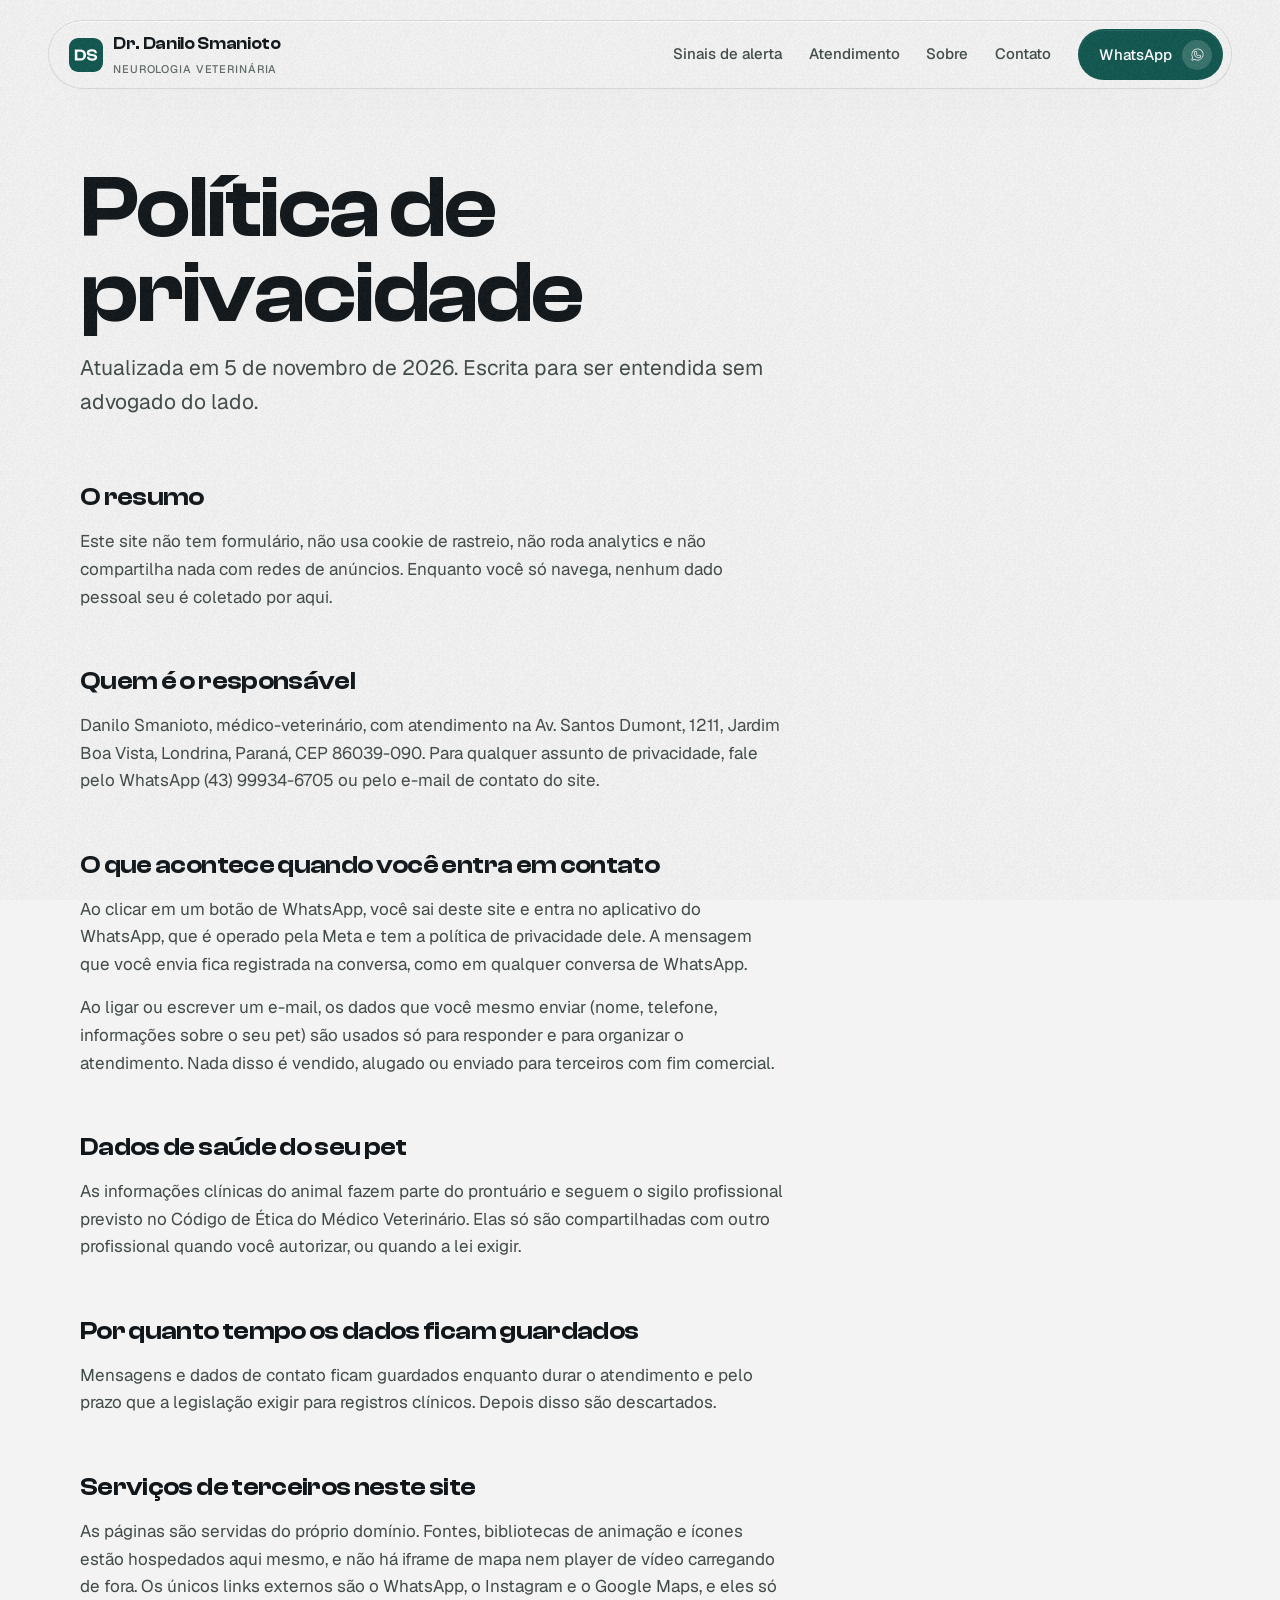
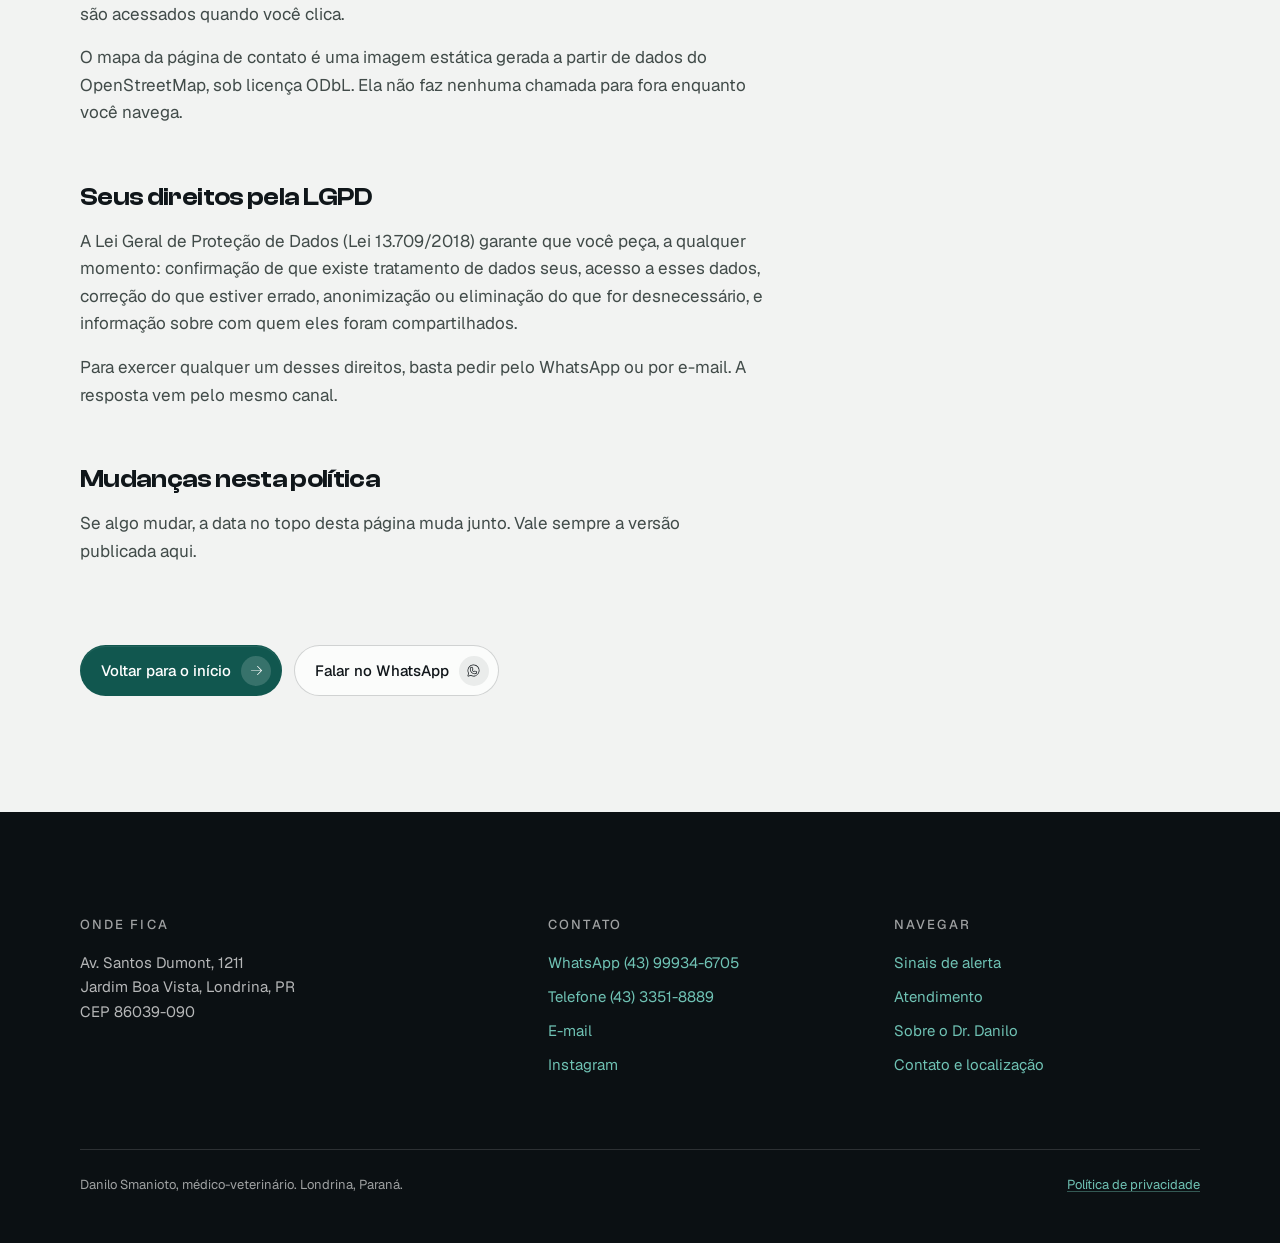
<file: politica-de-privacidade.html>
<!doctype html>
<html lang="pt-BR">
<head>
  <meta charset="utf-8">
  <meta name="viewport" content="width=device-width, initial-scale=1, viewport-fit=cover">

  <script>document.documentElement.classList.add('js')</script>

  <title>Política de privacidade e LGPD | Dr. Danilo Smanioto</title>
  <meta name="description" content="Como os seus dados são tratados neste site. Sem formulário, sem cookie de rastreio e sem analytics. Entenda o que acontece quando você entra em contato.">
  <link rel="canonical" href="https://danilosmaniotovet.com.br/politica-de-privacidade.html">
  <meta name="robots" content="index, follow">
  <meta name="theme-color" content="#F2F3F2" media="(prefers-color-scheme: light)">
  <meta name="theme-color" content="#0B1013" media="(prefers-color-scheme: dark)">

  <meta property="og:type" content="article">
  <meta property="og:locale" content="pt_BR">
  <meta property="og:site_name" content="Dr. Danilo Smanioto">
  <meta property="og:title" content="Política de privacidade">
  <meta property="og:description" content="Como os seus dados são tratados neste site, em linguagem simples.">
  <meta property="og:url" content="https://danilosmaniotovet.com.br/politica-de-privacidade.html">
  <meta property="og:image" content="https://danilosmaniotovet.com.br/og-image.jpg">
  <meta property="og:image:width" content="1200">
  <meta property="og:image:height" content="630">
  <meta property="og:image:alt" content="Dr. Danilo Smanioto, neurologia e neurocirurgia veterinária em Londrina.">

  <meta name="twitter:card" content="summary_large_image">
  <meta name="twitter:title" content="Política de privacidade">
  <meta name="twitter:description" content="Como os seus dados são tratados neste site, em linguagem simples.">
  <meta name="twitter:image" content="https://danilosmaniotovet.com.br/og-image.jpg">

  <link rel="icon" href="/favicon.ico" sizes="32x32">
  <link rel="icon" href="/favicon.svg" type="image/svg+xml">
  <link rel="apple-touch-icon" href="/apple-touch-icon.png">
  <link rel="manifest" href="/site.webmanifest">

  <link rel="preload" href="/fonts/clash-display-600.woff2" as="font" type="font/woff2" crossorigin>
  <link rel="preload" href="/fonts/geist-var.woff2" as="font" type="font/woff2" crossorigin>

  <link rel="stylesheet" href="/css/site.css">

  <script type="module" src="/js/main.js"></script>

  <script type="application/ld+json">
  {
    "@context": "https://schema.org",
    "@graph": [
      {
        "@type": "WebPage",
        "@id": "https://danilosmaniotovet.com.br/politica-de-privacidade.html",
        "url": "https://danilosmaniotovet.com.br/politica-de-privacidade.html",
        "name": "Política de privacidade e LGPD",
        "description": "Como os dados de quem navega e de quem entra em contato são tratados.",
        "inLanguage": "pt-BR",
        "datePublished": "2026-11-05",
        "dateModified": "2026-11-05",
        "isPartOf": { "@id": "https://danilosmaniotovet.com.br/#website" },
        "about": { "@id": "https://danilosmaniotovet.com.br/#business" },
        "breadcrumb": { "@id": "https://danilosmaniotovet.com.br/politica-de-privacidade.html#breadcrumb" }
      },
      {
        "@type": "BreadcrumbList",
        "@id": "https://danilosmaniotovet.com.br/politica-de-privacidade.html#breadcrumb",
        "itemListElement": [
          { "@type": "ListItem", "position": 1, "name": "Início", "item": "https://danilosmaniotovet.com.br/" },
          { "@type": "ListItem", "position": 2, "name": "Política de privacidade" }
        ]
      }
    ]
  }
  </script>
</head>

<body>
  <a class="skip-link" href="#main">Ir para o conteúdo</a>

  <header class="header" data-header>
    <div class="header__inner">
      <a class="brand" href="/" aria-label="Dr. Danilo Smanioto, página inicial">
        <img class="brand__mark" src="/favicon.svg" width="34" height="34" alt="" aria-hidden="true">
        <span>
          <span class="brand__name">Dr. Danilo<span class="brand__surname"> Smanioto</span></span>
          <span class="brand__role">Neurologia veterinária</span>
        </span>
      </a>

      <nav class="nav" aria-label="Seções do site">
        <a class="nav__link" href="/#sinais">Sinais de alerta</a>
        <a class="nav__link" href="/#atendimento">Atendimento</a>
        <a class="nav__link" href="/#sobre">Sobre</a>
        <a class="nav__link" href="/#contato">Contato</a>
      </nav>

      <a class="button button--primary header__cta" href="https://wa.me/5543999346705?text=Ol%C3%A1%2C%20Dr.%20Danilo.%20Vim%20pelo%20site%20e%20gostaria%20de%20marcar%20uma%20avalia%C3%A7%C3%A3o%20para%20o%20meu%20pet." target="_blank" rel="noopener noreferrer">
        WhatsApp
        <span class="button__icon" aria-hidden="true"><svg><use href="/img/icons.svg#i-whatsapp-logo"></use></svg></span>
      </a>
    </div>
  </header>

  <main id="main">
    <article class="section legal">
      <div class="container">
        <div class="section-head">
          <h1>Política de privacidade</h1>
          <p>Atualizada em 5 de novembro de 2026. Escrita para ser entendida sem advogado do lado.</p>
        </div>

        <div class="legal__body">
          <h2>O resumo</h2>
          <p>Este site não tem formulário, não usa cookie de rastreio, não roda analytics e não compartilha nada com redes de anúncios. Enquanto você só navega, nenhum dado pessoal seu é coletado por aqui.</p>

          <h2>Quem é o responsável</h2>
          <p>Danilo Smanioto, médico-veterinário, com atendimento na Av. Santos Dumont, 1211, Jardim Boa Vista, Londrina, Paraná, CEP 86039-090. Para qualquer assunto de privacidade, fale pelo WhatsApp (43) 99934-6705 ou pelo e-mail de contato do site.</p>

          <h2>O que acontece quando você entra em contato</h2>
          <p>Ao clicar em um botão de WhatsApp, você sai deste site e entra no aplicativo do WhatsApp, que é operado pela Meta e tem a política de privacidade dele. A mensagem que você envia fica registrada na conversa, como em qualquer conversa de WhatsApp.</p>
          <p>Ao ligar ou escrever um e-mail, os dados que você mesmo enviar (nome, telefone, informações sobre o seu pet) são usados só para responder e para organizar o atendimento. Nada disso é vendido, alugado ou enviado para terceiros com fim comercial.</p>

          <h2>Dados de saúde do seu pet</h2>
          <p>As informações clínicas do animal fazem parte do prontuário e seguem o sigilo profissional previsto no Código de Ética do Médico Veterinário. Elas só são compartilhadas com outro profissional quando você autorizar, ou quando a lei exigir.</p>

          <h2>Por quanto tempo os dados ficam guardados</h2>
          <p>Mensagens e dados de contato ficam guardados enquanto durar o atendimento e pelo prazo que a legislação exigir para registros clínicos. Depois disso são descartados.</p>

          <h2>Serviços de terceiros neste site</h2>
          <p>As páginas são servidas do próprio domínio. Fontes, bibliotecas de animação e ícones estão hospedados aqui mesmo, e não há iframe de mapa nem player de vídeo carregando de fora. Os únicos links externos são o WhatsApp, o Instagram e o Google Maps, e eles só são acessados quando você clica.</p>
          <p>O mapa da página de contato é uma imagem estática gerada a partir de dados do OpenStreetMap, sob licença ODbL. Ela não faz nenhuma chamada para fora enquanto você navega.</p>

          <h2>Seus direitos pela LGPD</h2>
          <p>A Lei Geral de Proteção de Dados (Lei 13.709/2018) garante que você peça, a qualquer momento: confirmação de que existe tratamento de dados seus, acesso a esses dados, correção do que estiver errado, anonimização ou eliminação do que for desnecessário, e informação sobre com quem eles foram compartilhados.</p>
          <p>Para exercer qualquer um desses direitos, basta pedir pelo WhatsApp ou por e-mail. A resposta vem pelo mesmo canal.</p>

          <h2>Mudanças nesta política</h2>
          <p>Se algo mudar, a data no topo desta página muda junto. Vale sempre a versão publicada aqui.</p>
        </div>

        <div class="button-row legal__actions">
          <a class="button button--primary" href="/">
            Voltar para o início
            <span class="button__icon" aria-hidden="true"><svg><use href="/img/icons.svg#i-arrow-right"></use></svg></span>
          </a>
          <a class="button button--ghost" href="https://wa.me/5543999346705" target="_blank" rel="noopener noreferrer">
            Falar no WhatsApp
            <span class="button__icon" aria-hidden="true"><svg><use href="/img/icons.svg#i-whatsapp-logo"></use></svg></span>
          </a>
        </div>
      </div>
    </article>
  </main>

  <footer class="footer">
    <div class="container">
      <div class="footer-grid">
        <div>
          <p class="footer__title">Onde fica</p>
          <p class="footer__list">
            Av. Santos Dumont, 1211<br>
            Jardim Boa Vista, Londrina, PR<br>
            CEP 86039-090
          </p>
        </div>
        <div>
          <p class="footer__title">Contato</p>
          <ul class="footer__list">
            <li><a href="https://wa.me/5543999346705" target="_blank" rel="noopener noreferrer">WhatsApp (43) 99934-6705</a></li>
            <li><a href="tel:+554333518889">Telefone (43) 3351-8889</a></li>
            <li><a href="/#contato" data-email-link>E-mail</a></li>
            <li><a href="https://www.instagram.com/danilosmaniotovet/" target="_blank" rel="noopener noreferrer">Instagram</a></li>
          </ul>
        </div>
        <div>
          <p class="footer__title">Navegar</p>
          <ul class="footer__list">
            <li><a href="/#sinais">Sinais de alerta</a></li>
            <li><a href="/#atendimento">Atendimento</a></li>
            <li><a href="/#sobre">Sobre o Dr. Danilo</a></li>
            <li><a href="/#contato">Contato e localização</a></li>
          </ul>
        </div>
      </div>

      <div class="footer__bottom">
        <p>Danilo Smanioto, médico-veterinário<span data-crmv hidden></span>. Londrina, Paraná.</p>
        <p><a href="/politica-de-privacidade.html">Política de privacidade</a></p>
      </div>
    </div>
  </footer>
</body>
</html>
</file>
<file: css/site.css>
/* Gerado por tools/build_css.py. Edite os arquivos em css/, nunca este. */
:root{--surface-0:#F2F3F2;--surface-1:#FFFFFF;--surface-2:#E6E9E7;--surface-3:#DBE0DD;--ink-950:#0B1013;--ink-900:#10161A;--ink-600:#414B49;--ink-400:#5F6A66;--accent-700:#11574F;--accent-500:#16776B;--accent-300:#6FC2B4;--accent-050:#E3EEEB;--line:color-mix(in oklab,var(--ink-900) 11%,transparent);--line-strong:color-mix(in oklab,var(--ink-900) 18%,transparent);--line-dark:color-mix(in oklab,#FFFFFF 14%,transparent);--font-display:"Clash Display","Geist",system-ui,sans-serif;--font-sans:"Geist",system-ui,-apple-system,"Segoe UI",sans-serif;--fs-display:clamp(2rem,7.2vw,5.5rem);--fs-h2:clamp(1.95rem,1.1rem + 3.3vw,3.4rem);--fs-h3:clamp(1.2rem,1.06rem + 0.7vw,1.6rem);--fs-lead:clamp(1.0625rem,1rem + 0.45vw,1.3125rem);--fs-body:1.0625rem;--fs-sm:0.9375rem;--fs-xs:0.8125rem;--lh-display:0.96;--lh-tight:1.12;--lh-body:1.62;--tracking-display:-0.025em;--tracking-label:0.16em;--sp-1:0.5rem;--sp-2:0.75rem;--sp-3:1rem;--sp-4:1.5rem;--sp-5:2rem;--sp-6:2.5rem;--sp-7:3.5rem;--sp-8:5rem;--sp-9:7rem;--section-y:clamp(5rem,9vw,9.5rem);--gutter:clamp(1rem,4vw,3rem);--container:76rem;--measure:65ch;--r-sm:10px;--r-md:14px;--r-lg:22px;--r-pill:999px;--bezel:6px;--shadow-soft:0 24px 60px -32px rgba(11,16,19,0.18);--shadow-lift:0 40px 90px -40px rgba(11,16,19,0.26);--shadow-inset:inset 0 1px 0 rgba(255,255,255,0.9);--shadow-inset-dark:inset 0 1px 0 rgba(255,255,255,0.08);--ease-out:cubic-bezier(0.16,1,0.3,1);--ease-in-out:cubic-bezier(0.65,0,0.35,1);--dur-fast:180ms;--dur-base:420ms;--dur-slow:900ms;--z-base:1;--z-sticky:20;--z-overlay:40;--z-grain:60}
@font-face{font-family:"Clash Display";src:url("/fonts/clash-display-600.woff2") format("woff2");font-weight:600;font-style:normal;font-display:swap}@font-face{font-family:"Geist";src:url("/fonts/geist-var.woff2") format("woff2");font-weight:100 900;font-style:normal;font-display:swap;size-adjust:100%}*,*::before,*::after{box-sizing:border-box}html{-webkit-text-size-adjust:100%;scroll-behavior:smooth;scroll-padding-top:6rem}html.lenis{scroll-behavior:auto}body,h1,h2,h3,h4,p,figure,blockquote,dl,dd,ul,ol{margin:0}ul[class],ol[class]{list-style:none;padding:0}img,picture,svg,video{display:block;max-width:100%}img{height:auto}button,input,select,textarea{font:inherit;color:inherit}body{background:var(--surface-0);color:var(--ink-600);font-family:var(--font-sans);font-size:var(--fs-body);font-weight:400;line-height:var(--lh-body);-webkit-font-smoothing:antialiased;text-rendering:optimizeLegibility;overflow-x:clip}h1,h2,h3{color:var(--ink-900);font-family:var(--font-display);font-weight:600;letter-spacing:var(--tracking-display);line-height:var(--lh-tight);text-wrap:balance}h1{font-size:var(--fs-display);line-height:var(--lh-display)}h2{font-size:var(--fs-h2)}h3{font-size:var(--fs-h3);letter-spacing:-0.015em}p{text-wrap:pretty}strong{font-weight:600;color:var(--ink-900)}a{color:var(--accent-700);text-decoration-color:color-mix(in oklab,var(--accent-700) 35%,transparent);text-underline-offset:0.18em;transition:color var(--dur-fast) var(--ease-in-out),text-decoration-color var(--dur-fast) var(--ease-in-out)}a:hover{color:var(--accent-500);text-decoration-color:currentColor}:focus-visible{outline:2px solid var(--accent-700);outline-offset:3px;border-radius:var(--r-sm)}.skip-link{position:absolute;left:var(--sp-3);top:var(--sp-3);z-index:var(--z-overlay);padding:var(--sp-2) var(--sp-4);background:var(--accent-700);color:#FFFFFF;border-radius:var(--r-pill);font-size:var(--fs-sm);font-weight:500;text-decoration:none;transform:translateY(-200%);transition:transform var(--dur-base) var(--ease-out)}.skip-link:focus-visible{transform:translateY(0);color:#FFFFFF}@media (min-width:48rem){body::after{content:"";position:fixed;inset:0;z-index:var(--z-grain);pointer-events:none;opacity:0.035;background-image:url("/img/grain.png");background-size:96px 96px}}.visually-hidden{position:absolute;width:1px;height:1px;padding:0;margin:-1px;overflow:hidden;clip-path:inset(50%);white-space:nowrap}.measure{max-width:var(--measure)}.label{font-family:var(--font-sans);font-size:var(--fs-xs);font-weight:500;letter-spacing:var(--tracking-label);text-transform:uppercase;color:var(--accent-700)}.line{display:block;overflow:clip;padding-bottom:0.08em}.line>span{display:block}@media (prefers-reduced-motion:no-preference){[data-hero-line]>.line>span{animation:hero-line 1.1s var(--ease-out) both}[data-hero-line]>.line:nth-child(1)>span{animation-delay:60ms}[data-hero-line]>.line:nth-child(2)>span{animation-delay:150ms}[data-hero-line]>.line:nth-child(3)>span{animation-delay:240ms}[data-hero-fade]{animation:hero-fade 0.8s var(--ease-out) both}[data-hero-fade]:nth-of-type(1){animation-delay:300ms}.hero__lead{animation-delay:380ms}.hero__pitch .button-row{animation-delay:460ms}[data-hero-media]{animation:hero-media 1.3s var(--ease-out) both}}@keyframes hero-line{from{transform:translateY(110%)}to{transform:none}}@keyframes hero-fade{from{opacity:0;transform:translateY(14px)}to{opacity:1;transform:none}}@keyframes hero-media{from{opacity:0;transform:scale(1.05)}to{opacity:1;transform:none}}.js [data-reveal]{opacity:0}.js [data-reveal="fade-up"]{transform:translateY(26px)}.js [data-reveal="stagger"]>*{opacity:0;transform:translateY(28px)}.js [data-reveal="rule"]{opacity:1;transform:scaleY(0)}.js [data-reveal],.js [data-reveal="stagger"]>*{transition:opacity var(--dur-slow) var(--ease-out),transform var(--dur-slow) var(--ease-out)}.js [data-reveal="rule"]{transition:transform 1.2s var(--ease-out)}.js [data-reveal].is-in,.js [data-reveal="stagger"].is-in>*{opacity:1;transform:none}.js [data-reveal="stagger"].is-in>*:nth-child(2){transition-delay:80ms}.js [data-reveal="stagger"].is-in>*:nth-child(3){transition-delay:160ms}.js [data-reveal="stagger"].is-in>*:nth-child(4){transition-delay:240ms}.js [data-reveal="stagger"].is-in>*:nth-child(5){transition-delay:320ms}.js [data-reveal="stagger"].is-in>*:nth-child(6){transition-delay:400ms}.js [data-reveal="stagger"].is-in>*:nth-child(n + 7){transition-delay:480ms}@media (prefers-reduced-motion:reduce){html{scroll-behavior:auto}*,*::before,*::after{animation-duration:1ms !important;animation-iteration-count:1 !important;transition-duration:1ms !important}.js [data-reveal],.js [data-reveal="stagger"]>*{opacity:1;transform:none}.js [data-reveal="rule"]{transform:none}}
.container{width:100%;max-width:var(--container);margin-inline:auto;padding-inline:var(--gutter)}.container--wide{max-width:90rem}.section{position:relative;padding-block:var(--section-y)}.section--tight{padding-block:clamp(3rem,6vw,5.5rem)}.section--tinted{background:var(--surface-2)}.section--deferred{content-visibility:auto;contain-intrinsic-size:auto 760px}.section-head{max-width:46rem;margin-bottom:clamp(2.5rem,5vw,4.5rem)}.section-head>p{margin-top:var(--sp-3);font-size:var(--fs-lead);max-width:var(--measure)}.hero{position:relative;padding-top:clamp(6.5rem,11vw,8.5rem);padding-bottom:clamp(3.5rem,7vw,5.5rem);min-height:100svh;display:grid;align-content:center}.hero__head{margin-bottom:clamp(2.5rem,5.5vw,4.75rem)}.hero__bottom{display:grid;gap:clamp(2.5rem,5vw,3.5rem);align-items:start}@media (min-width:62rem){.hero__bottom{grid-template-columns:minmax(0,1fr) minmax(20rem,23.5rem);gap:clamp(2.5rem,5vw,5rem);align-items:end}}.bento{display:flex;flex-wrap:wrap;justify-content:center;gap:var(--sp-3)}.bento>.card{flex:1 1 17rem;max-width:26rem}@media (min-width:68rem){.bento>.card{flex:0 0 calc((100% - 2 * var(--sp-3)) / 3);max-width:none}}.contact-grid{display:grid;gap:var(--sp-5)}@media (min-width:58rem){.contact-grid{grid-template-columns:minmax(0,0.9fr) minmax(0,1.1fr)}}.footer-grid{display:grid;gap:var(--sp-6)}@media (min-width:52rem){.footer-grid{grid-template-columns:minmax(0,1.4fr) minmax(0,1fr) minmax(0,1fr)}}
.button{display:inline-flex;align-items:center;gap:0.625rem;padding:0.6rem 0.6rem 0.6rem 1.25rem;border:1px solid transparent;border-radius:var(--r-pill);font-size:var(--fs-sm);font-weight:500;line-height:1.2;text-decoration:none;white-space:nowrap;cursor:pointer;transition:background var(--dur-base) var(--ease-in-out),color var(--dur-base) var(--ease-in-out),border-color var(--dur-base) var(--ease-in-out),box-shadow var(--dur-base) var(--ease-in-out),transform var(--dur-fast) var(--ease-in-out)}.button:active{transform:scale(0.98)}.button__icon{display:grid;place-items:center;width:30px;height:30px;border-radius:var(--r-pill);flex:0 0 auto;transition:transform var(--dur-base) var(--ease-out),background var(--dur-base) var(--ease-in-out)}.button__icon svg{width:15px;height:15px;fill:currentColor}.button--primary{background:var(--accent-700);color:#FFFFFF;box-shadow:var(--shadow-soft),var(--shadow-inset-dark)}.button--primary .button__icon{background:rgba(255,255,255,0.16)}.button--primary:hover,.button--primary:focus-visible{background:var(--accent-500);color:#FFFFFF;box-shadow:var(--shadow-lift),var(--shadow-inset-dark)}.button--primary:hover .button__icon,.button--primary:focus-visible .button__icon{transform:translate(2px,-2px) scale(1.05);background:rgba(255,255,255,0.24)}.button--ghost{background:color-mix(in oklab,var(--surface-1) 70%,transparent);border-color:var(--line-strong);color:var(--ink-900)}.button--ghost .button__icon{background:color-mix(in oklab,var(--ink-900) 7%,transparent)}.button--ghost:hover,.button--ghost:focus-visible{background:var(--surface-1);border-color:var(--ink-400);color:var(--ink-900)}.button--ghost:hover .button__icon,.button--ghost:focus-visible .button__icon{transform:translate(2px,-2px)}.button--onDark{background:var(--accent-300);color:var(--ink-950)}.button--onDark .button__icon{background:rgba(11,16,19,0.14)}.button--onDark:hover,.button--onDark:focus-visible{background:#8AD2C6;color:var(--ink-950)}.button--onDark:hover .button__icon,.button--onDark:focus-visible .button__icon{transform:translate(2px,-2px) scale(1.05)}.button--quiet{padding:0.5rem 0.9rem;background:transparent;border-color:var(--line-dark);color:#FFFFFF}.button--quiet:hover,.button--quiet:focus-visible{background:rgba(255,255,255,0.08);color:#FFFFFF}.button-row{display:flex;flex-wrap:wrap;gap:var(--sp-2)}.shell{padding:var(--bezel);background:color-mix(in oklab,var(--ink-900) 4%,transparent);border:1px solid var(--line);border-radius:var(--r-lg)}.shell__core{height:100%;background:var(--surface-1);border-radius:calc(var(--r-lg) - var(--bezel));box-shadow:var(--shadow-inset)}.card{position:relative;display:block;overflow:hidden;padding:clamp(1.5rem,3vw,2.25rem);background:var(--surface-1);border:1px solid var(--line);border-radius:var(--r-lg);box-shadow:var(--shadow-soft),var(--shadow-inset);text-decoration:none;color:inherit;transition:transform var(--dur-base) var(--ease-out),box-shadow var(--dur-base) var(--ease-out),border-color var(--dur-base) var(--ease-out)}.card::before{content:"";position:absolute;inset:0;pointer-events:none;background:radial-gradient(
420px circle at var(--mx,50%) var(--my,0%),color-mix(in oklab,var(--accent-700) 14%,transparent),transparent 62%
);opacity:0;transition:opacity var(--dur-base) var(--ease-out)}.card:is(:hover,:focus-visible,:focus-within){transform:translateY(-3px);border-color:var(--line-strong);box-shadow:var(--shadow-lift),var(--shadow-inset)}.card:is(:hover,:focus-visible,:focus-within)::before{opacity:1}.card>*{position:relative}.card--tinted{background:var(--accent-050);border-color:color-mix(in oklab,var(--accent-700) 16%,transparent)}.card--ink{background:var(--ink-950);border-color:transparent;color:#B6B7B8;box-shadow:var(--shadow-lift),var(--shadow-inset-dark)}.card--ink h3{color:#FFFFFF}@media (prefers-reduced-motion:reduce){.card:is(:hover,:focus-visible,:focus-within){transform:none}.card::before{display:none}}.footer{position:relative;background:var(--ink-950);color:#B6B7B8;padding-block:clamp(4rem,8vw,7rem) clamp(2rem,4vw,3rem)}.footer a:not(.button){color:var(--accent-300);text-decoration-color:color-mix(in oklab,var(--accent-300) 40%,transparent)}.footer a:not(.button):hover{color:#8AD2C6}.footer__cta{padding-bottom:clamp(3rem,6vw,5rem);margin-bottom:clamp(3rem,6vw,4rem);border-bottom:1px solid var(--line-dark)}.footer__cta h2{color:#FFFFFF;max-width:18ch}.footer__cta p{margin-top:var(--sp-3);margin-bottom:var(--sp-5);max-width:44ch;font-size:var(--fs-lead)}.footer__title{font-family:var(--font-sans);font-size:var(--fs-xs);font-weight:500;letter-spacing:var(--tracking-label);text-transform:uppercase;color:#9FA1A2;margin-bottom:var(--sp-3)}.footer__list{display:grid;gap:0.6rem;font-size:var(--fs-sm)}.footer__list a{text-decoration:none}.footer__bottom{margin-top:clamp(3rem,6vw,4.5rem);padding-top:var(--sp-4);border-top:1px solid var(--line-dark);display:flex;flex-wrap:wrap;gap:var(--sp-3) var(--sp-5);align-items:baseline;justify-content:space-between;font-size:var(--fs-xs);color:#9FA1A2}
.header{position:fixed;inset-block-start:0;inset-inline:0;z-index:var(--z-sticky);padding:clamp(0.75rem,2vw,1.25rem) var(--gutter);transition:transform var(--dur-base) var(--ease-in-out);will-change:transform}.header[data-hidden="true"]{transform:translateY(-130%)}.header__inner{display:flex;align-items:center;gap:var(--sp-4);max-width:var(--container);margin-inline:auto;padding:0.5rem 0.5rem 0.5rem 1rem;min-height:56px;background:color-mix(in oklab,var(--surface-0) 94%,transparent);border:1px solid var(--line);border-radius:var(--r-pill);box-shadow:var(--shadow-soft),var(--shadow-inset);transition:background var(--dur-base) var(--ease-in-out),box-shadow var(--dur-base) var(--ease-in-out)}.header[data-scrolled="true"] .header__inner{background:color-mix(in oklab,var(--surface-0) 88%,transparent);box-shadow:var(--shadow-lift),var(--shadow-inset)}.brand{display:inline-flex;align-items:center;gap:0.625rem;text-decoration:none;color:var(--ink-900);flex:0 0 auto}.brand__mark{width:34px;height:34px;border-radius:9px;flex:0 0 auto}.brand__name{font-family:var(--font-display);font-size:1.0625rem;font-weight:600;letter-spacing:-0.02em;line-height:1;white-space:nowrap}.brand__role{display:block;font-family:var(--font-sans);font-size:0.6875rem;font-weight:500;letter-spacing:0.08em;text-transform:uppercase;color:var(--ink-400);margin-top:0.2rem}.nav{display:none;margin-inline-start:auto;align-items:center;gap:clamp(0.5rem,1.6vw,1.5rem)}.nav__link{position:relative;padding:0.4rem 0.2rem;color:var(--ink-600);font-size:var(--fs-sm);font-weight:500;text-decoration:none;white-space:nowrap}.nav__link::after{content:"";position:absolute;left:0;bottom:0.15rem;width:100%;height:1px;background:var(--accent-700);transform:scaleX(0);transform-origin:right;transition:transform var(--dur-base) var(--ease-out)}.nav__link:hover,.nav__link:focus-visible{color:var(--ink-900)}.nav__link:hover::after,.nav__link:focus-visible::after{transform:scaleX(1);transform-origin:left}@media (min-width:62rem){.nav{display:flex}.header__inner{padding-inline:1.25rem 0.5rem}}@supports (backdrop-filter:blur(1px)){@media (min-width:62rem){.header__inner{background:color-mix(in oklab,var(--surface-0) 72%,transparent);backdrop-filter:blur(18px) saturate(1.3)}.header[data-scrolled="true"] .header__inner{background:color-mix(in oklab,var(--surface-0) 82%,transparent)}}}.burger{margin-inline-start:auto;width:44px;height:44px;display:grid;place-items:center;background:transparent;border:1px solid var(--line);border-radius:var(--r-pill);cursor:pointer}.burger__box{position:relative;width:18px;height:12px}.burger__box span{position:absolute;left:0;width:100%;height:1.5px;background:var(--ink-900);border-radius:2px;transition:transform var(--dur-base) var(--ease-in-out),opacity var(--dur-fast) var(--ease-in-out)}.burger__box span:nth-child(1){top:0}.burger__box span:nth-child(2){top:50%;transform:translateY(-50%)}.burger__box span:nth-child(3){bottom:0}.burger[aria-expanded="true"] .burger__box span:nth-child(1){top:50%;transform:translateY(-50%) rotate(45deg)}.burger[aria-expanded="true"] .burger__box span:nth-child(2){opacity:0}.burger[aria-expanded="true"] .burger__box span:nth-child(3){bottom:auto;top:50%;transform:translateY(-50%) rotate(-45deg)}@media (min-width:62rem){.burger{display:none}}.menu{position:fixed;inset:0;z-index:var(--z-overlay);display:grid;align-content:center;padding:var(--sp-8) var(--gutter);background:var(--surface-0);opacity:0;visibility:hidden;transition:opacity var(--dur-base) var(--ease-in-out),visibility var(--dur-base) var(--ease-in-out)}.menu[data-open="true"]{opacity:1;visibility:visible}.menu__list{display:grid;gap:0.25rem;max-width:var(--container);margin-inline:auto;width:100%}.menu__list a{display:block;padding:0.5rem 0;font-family:var(--font-display);font-size:clamp(2rem,9vw,3rem);font-weight:600;letter-spacing:-0.03em;color:var(--ink-900);text-decoration:none;transform:translateY(2rem);opacity:0;transition:transform var(--dur-slow) var(--ease-out),opacity var(--dur-slow) var(--ease-out),color var(--dur-fast) var(--ease-in-out)}.menu[data-open="true"] .menu__list a{transform:translateY(0);opacity:1}.menu__list li:nth-child(1) a{transition-delay:60ms}.menu__list li:nth-child(2) a{transition-delay:110ms}.menu__list li:nth-child(3) a{transition-delay:160ms}.menu__list li:nth-child(4) a{transition-delay:210ms}.menu__list li:nth-child(5) a{transition-delay:260ms}.menu__list li:nth-child(6) a{transition-delay:310ms}.menu__footer{max-width:var(--container);margin:var(--sp-6) auto 0;width:100%;display:flex;flex-wrap:wrap;gap:var(--sp-3)}@media (min-width:62rem){.menu{display:none}}.header-sentinel{position:absolute;top:0;left:0;width:1px;height:90px;pointer-events:none}.header__cta{flex:0 0 auto}@media (max-width:61.99rem){.header__inner{gap:var(--sp-2);padding:0.4rem 0.4rem 0.4rem 0.75rem;min-height:52px}.brand__mark{width:30px;height:30px}.brand__name{font-size:0.9375rem}.brand__role{display:none}.burger{width:40px;height:40px}.header__cta{order:1;padding:0;width:40px;height:40px;font-size:0;justify-content:center}.header__cta .button__icon{width:40px;height:40px;background:transparent}.header__cta .button__icon svg{width:19px;height:19px}}@media (max-width:30rem){.brand__surname{display:none}}
.hero::before{content:"";position:absolute;inset:0;pointer-events:none;background:radial-gradient(70% 55% at 78% 22%,color-mix(in oklab,var(--accent-700) 9%,transparent),transparent 70%),radial-gradient(60% 50% at 8% 8%,color-mix(in oklab,var(--accent-700) 5%,transparent),transparent 72%)}.hero>*{position:relative}.hero__head>*,.hero__bottom>*{position:relative}.hero__eyebrow{display:inline-flex;align-items:center;gap:0.5rem;padding:0.3rem 0.75rem 0.3rem 0.65rem;margin-bottom:clamp(1.25rem,3vw,2rem);background:color-mix(in oklab,var(--surface-1) 80%,transparent);border:1px solid var(--line);border-radius:var(--r-pill);box-shadow:var(--shadow-inset)}.hero__eyebrow svg{width:13px;height:13px;fill:var(--accent-700);flex:0 0 auto}.hero h1{max-width:100%;hyphens:manual}.hero__lead{margin-bottom:clamp(1.5rem,3vw,2rem);max-width:46ch;font-size:var(--fs-lead);color:var(--ink-600)}.credential{position:relative;align-self:end}.credential__core{padding:clamp(1.5rem,3vw,2rem);display:grid;gap:var(--sp-4)}.credential__person{display:flex;align-items:center;gap:var(--sp-3)}.credential__photo{width:72px;height:72px;flex:0 0 auto;border-radius:var(--r-pill);object-fit:cover;background:var(--surface-2);box-shadow:0 0 0 1px var(--line),0 0 0 5px color-mix(in oklab,var(--accent-700) 9%,transparent)}.credential__name{font-family:var(--font-display);font-size:1.375rem;font-weight:600;letter-spacing:-0.02em;line-height:1.1;color:var(--ink-900)}.credential__role{display:block;margin-top:0.3rem;font-size:var(--fs-sm);color:var(--ink-400)}.credential__list{display:grid;gap:0.85rem;padding-top:var(--sp-4);border-top:1px solid var(--line);font-size:var(--fs-sm);line-height:1.5}.credential__list li{display:grid;grid-template-columns:16px 1fr;gap:0.7rem;align-items:start;color:var(--ink-600)}.credential__list svg{width:16px;height:16px;margin-top:0.2rem;fill:var(--accent-700)}.credential__list b{color:var(--ink-900);font-weight:600}.proof{border-block:1px solid var(--line);background:color-mix(in oklab,var(--surface-1) 55%,transparent)}.proof__grid{display:grid;gap:var(--sp-5);padding-block:clamp(2rem,4vw,2.75rem)}@media (min-width:40rem){.proof__grid{grid-template-columns:repeat(2,minmax(0,1fr))}}@media (min-width:64rem){.proof__grid{grid-template-columns:repeat(4,minmax(0,1fr));gap:var(--sp-4)}}.proof__item{display:grid;gap:0.35rem;align-content:start}.proof__value{font-family:var(--font-display);font-size:clamp(1.75rem,1.2rem + 1.6vw,2.5rem);font-weight:600;letter-spacing:-0.03em;line-height:1;color:var(--ink-900);font-variant-numeric:tabular-nums}.proof__value span{font-family:var(--font-sans);font-size:0.875rem;font-weight:500;letter-spacing:0;color:var(--ink-400);margin-left:0.35rem}.proof__label{font-size:var(--fs-sm);color:var(--ink-600);line-height:1.45;max-width:28ch}.proof__item a{font-weight:500}@media (min-width:64rem){.proof__item:not(:first-child){padding-left:var(--sp-4);border-left:1px solid var(--line)}}.hero__media{margin:0;overflow:hidden;box-shadow:var(--shadow-lift)}.hero__media img{width:100%;height:auto;aspect-ratio:16 / 10;object-fit:cover;border-radius:calc(var(--r-lg) - var(--bezel));background:var(--surface-2)}@media (max-width:47.99rem){.hero__media img{aspect-ratio:4 / 5}}.signs__grid{display:grid;gap:clamp(2.5rem,5vw,4rem);align-items:start}@media (min-width:64rem){.signs__grid{grid-template-columns:minmax(0,0.74fr) minmax(0,1.26fr);gap:clamp(2.5rem,4vw,4rem)}.signs__intro{position:sticky;top:clamp(8rem,16vh,11rem)}.signs__intro .section-head{margin-bottom:0}.signs__intro h2{font-size:clamp(1.75rem,1.1rem + 1.75vw,2.375rem)}}.signs__stack{margin:0;padding:0;list-style:none}.signs__card:nth-child(1){--i:0}.signs__card:nth-child(2){--i:1}.signs__card:nth-child(3){--i:2}.signs__card:nth-child(4){--i:3}.signs__card:nth-child(5){--i:4}.signs__card:nth-child(6){--i:5}.signs__card:nth-child(7){--i:6}.signs__card:nth-child(8){--i:7}.signs__card{position:sticky;top:calc(4rem + var(--i,0) * 0.5rem);height:max(22rem,calc(100svh - 9rem));margin-bottom:6rem;display:grid;grid-template-rows:minmax(0,1fr) auto;padding:0;overflow:hidden;background:var(--surface-1);border:1px solid var(--line);border-radius:var(--r-lg);box-shadow:var(--shadow-soft),var(--shadow-inset)}@media (min-width:64rem){.signs__card{top:calc(4.5rem + var(--i,0) * 0.55rem);height:max(23rem,calc(100svh - 11rem));margin-bottom:7.5rem}}.signs__card--last{position:relative;top:auto;margin-bottom:0}.signs__media{display:grid;width:100%;min-height:0;overflow:hidden;background:var(--surface-2)}.signs__image{width:100%;height:100%;object-fit:cover}.signs__body{padding:clamp(1.25rem,2.6vw,1.9rem) clamp(1.35rem,2.8vw,2.1rem);display:grid;gap:0.5rem;align-content:center}.signs__icon{width:26px;height:26px;fill:var(--accent-700);margin-bottom:0.15rem}.signs__card h3{font-size:clamp(1.1875rem,1.05rem + 0.5vw,1.5rem)}.signs__card p{font-size:var(--fs-sm);color:var(--ink-600);max-width:52ch}@supports (animation-timeline:view()){@media (prefers-reduced-motion:no-preference) and (min-width:64rem){.signs__card:not(.signs__card--last){animation:card-recede linear both;animation-timeline:view();animation-range:exit -20% exit 90%;transform-origin:center top}}}@keyframes card-recede{to{transform:scale(0.955);opacity:0.72}}
.card{display:flex;flex-direction:column;padding:0;overflow:hidden}.card__image{width:100%;aspect-ratio:4 / 3;object-fit:cover;background:var(--surface-2)}.card__body{padding:clamp(1.35rem,2.6vw,1.75rem);display:grid;gap:var(--sp-2);align-content:start;flex:1}.card__body{min-height:11rem}.card__body h3{font-size:clamp(1.1875rem,1.05rem + 0.45vw,1.4375rem)}.card__body p{font-size:var(--fs-sm);color:var(--ink-600);max-width:42ch}.about__grid{display:grid;gap:clamp(2rem,5vw,4rem);align-items:start}@media (min-width:58rem){.about__grid{grid-template-columns:minmax(0,0.8fr) minmax(0,1.2fr)}}.about__media{margin:0;overflow:hidden;max-width:26rem;box-shadow:var(--shadow-lift)}.about__media img{width:100%;height:auto;aspect-ratio:4 / 5;object-fit:cover;border-radius:calc(var(--r-lg) - var(--bezel));background:var(--surface-2)}.about__text>p{margin-top:var(--sp-4);max-width:var(--measure);font-size:var(--fs-lead)}.about__text .credential__list{margin-top:var(--sp-6);padding-top:var(--sp-5)}.steps__wrap{position:relative}.steps{display:grid;gap:clamp(2rem,4vw,3rem);margin:0;padding:0 0 0 clamp(2rem,4vw,3rem);list-style:none;counter-reset:step}@media (min-width:58rem){.steps{grid-template-columns:repeat(2,minmax(0,1fr));column-gap:clamp(3rem,6vw,5rem)}}.steps__rule{position:absolute;left:0;top:0.35rem;bottom:0.35rem;width:2px;background:linear-gradient(to bottom,var(--accent-700),color-mix(in oklab,var(--accent-700) 20%,transparent));border-radius:2px;transform-origin:top}@media (min-width:58rem){.steps__rule{display:none}}.steps__item{position:relative;counter-increment:step;display:grid;gap:var(--sp-2);align-content:start}.steps__item::before{content:counter(step,decimal-leading-zero);font-family:var(--font-display);font-size:0.875rem;font-weight:600;letter-spacing:0.04em;color:var(--accent-700);font-variant-numeric:tabular-nums}.steps__item h3{font-size:1.3125rem}.steps__item p{color:var(--ink-600);max-width:46ch}.quotes{display:grid;gap:var(--sp-3);margin:0;padding:0;list-style:none}@media (min-width:52rem){.quotes{grid-template-columns:repeat(3,minmax(0,1fr))}}.quotes__item{display:grid;gap:var(--sp-3);align-content:start;padding:clamp(1.5rem,3vw,2rem);background:var(--surface-1);border:1px solid var(--line);border-radius:var(--r-lg);box-shadow:var(--shadow-soft),var(--shadow-inset)}.quotes__stars{display:flex;gap:2px}.quotes__stars svg{width:16px;height:16px;fill:var(--accent-700)}.quotes blockquote{margin:0;font-size:1.0625rem;line-height:1.55;color:var(--ink-900);text-wrap:pretty}.quotes__who{font-size:var(--fs-sm);font-weight:600;color:var(--ink-900)}.quotes__who span{display:block;margin-top:0.2rem;font-weight:400;color:var(--ink-400)}.faq__list{display:grid;gap:var(--sp-2);max-width:52rem}.faq__item{background:var(--surface-1);border:1px solid var(--line);border-radius:var(--r-lg);box-shadow:var(--shadow-soft),var(--shadow-inset);overflow:hidden}.faq__item summary{display:flex;align-items:center;justify-content:space-between;gap:var(--sp-3);padding:clamp(1.1rem,2.2vw,1.5rem) clamp(1.25rem,2.5vw,1.75rem);font-size:1.0625rem;font-weight:500;color:var(--ink-900);cursor:pointer;list-style:none}.faq__item summary::-webkit-details-marker{display:none}.faq__item summary svg{width:18px;height:18px;flex:0 0 auto;fill:var(--accent-700);transition:transform var(--dur-base) var(--ease-in-out)}.faq__item[open] summary svg{transform:rotate(180deg)}.faq__answer{padding:0 clamp(1.25rem,2.5vw,1.75rem) clamp(1.25rem,2.5vw,1.6rem)}.faq__answer p{max-width:62ch;color:var(--ink-600)}@media (prefers-reduced-motion:no-preference){.faq__item[open] .faq__answer{animation:faq-in var(--dur-base) var(--ease-out) both}}@keyframes faq-in{from{opacity:0;transform:translateY(-4px)}to{opacity:1;transform:none}}.contact__list{display:grid;gap:var(--sp-4);margin:0 0 var(--sp-6);padding:0;list-style:none}.contact__list li{display:grid;grid-template-columns:22px 1fr;gap:var(--sp-3);align-items:start}.contact__list svg{width:22px;height:22px;margin-top:0.15rem;fill:var(--accent-700)}.contact__list b{display:block;font-size:var(--fs-xs);font-weight:500;letter-spacing:var(--tracking-label);text-transform:uppercase;color:var(--ink-400);margin-bottom:0.2rem}.contact__list span{line-height:1.5}.contact__visuals{display:grid;gap:var(--sp-3)}.contact__map,.contact__room{margin:0;overflow:hidden}.contact__mapLink{position:relative;display:block;border-radius:calc(var(--r-lg) - var(--bezel));overflow:hidden;text-decoration:none}.contact__map img,.contact__room img{width:100%;height:auto;border-radius:calc(var(--r-lg) - var(--bezel));background:var(--surface-2)}.contact__room img{aspect-ratio:16 / 9;object-fit:cover}.contact__mapBadge{position:absolute;left:var(--sp-3);bottom:var(--sp-3);display:inline-flex;align-items:center;gap:0.5rem;padding:0.5rem 0.9rem;background:var(--accent-700);color:#FFFFFF;border-radius:var(--r-pill);font-size:var(--fs-sm);font-weight:500;box-shadow:var(--shadow-soft);transition:background var(--dur-base) var(--ease-in-out),transform var(--dur-base) var(--ease-out)}.contact__mapBadge svg{width:14px;height:14px;fill:currentColor}.contact__mapLink:is(:hover,:focus-visible) .contact__mapBadge{background:var(--accent-500);transform:translateY(-2px)}.contact__map figcaption{padding:var(--sp-2) var(--sp-1) 0;font-size:var(--fs-xs);color:var(--ink-400)}@media (prefers-reduced-motion:reduce){.contact__mapLink:is(:hover,:focus-visible) .contact__mapBadge{transform:none}}
.legal{padding-top:clamp(8rem,13vw,11rem)}.legal__body{max-width:44rem;display:grid;gap:var(--sp-3)}.legal__body h2{margin-top:var(--sp-6);font-size:clamp(1.25rem,1.1rem + 0.7vw,1.625rem)}.legal__body h2:first-child{margin-top:0}.legal__body p{max-width:var(--measure)}.legal__actions{margin-top:var(--sp-8)}.notfound{min-height:100svh;display:grid;align-content:center;padding-block:var(--sp-8)}.notfound__grid{display:grid;gap:clamp(2.5rem,5vw,4rem);align-items:center}@media (min-width:58rem){.notfound__grid{grid-template-columns:minmax(0,1.1fr) minmax(0,0.9fr)}}.notfound__code{display:block;margin-bottom:var(--sp-3)}.notfound h1{max-width:12ch}.notfound__text{margin:var(--sp-4) 0 var(--sp-6);max-width:42ch;font-size:var(--fs-lead)}.notfound__media{margin:0;overflow:hidden;max-width:28rem;justify-self:end;box-shadow:var(--shadow-lift)}.notfound__media img{width:100%;aspect-ratio:1;object-fit:cover;border-radius:calc(var(--r-lg) - var(--bezel));background:var(--surface-2)}
</file>
